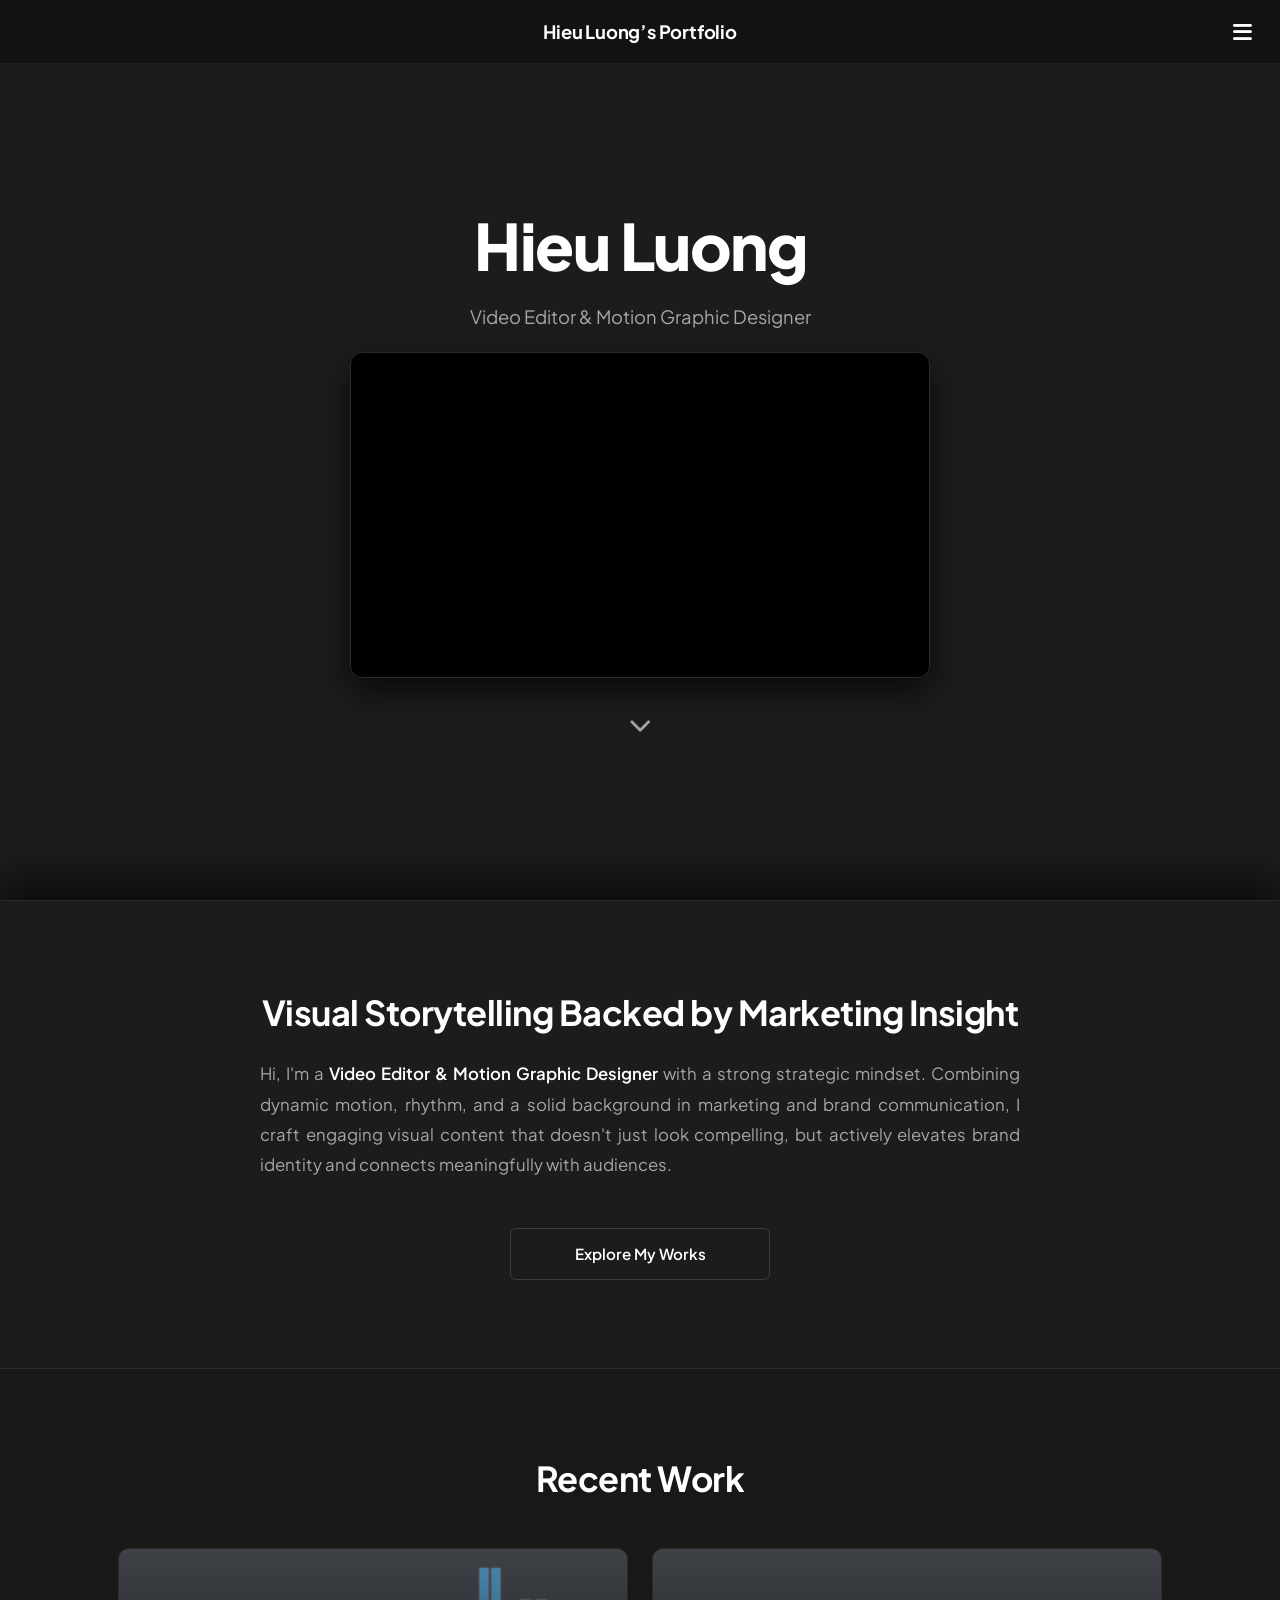
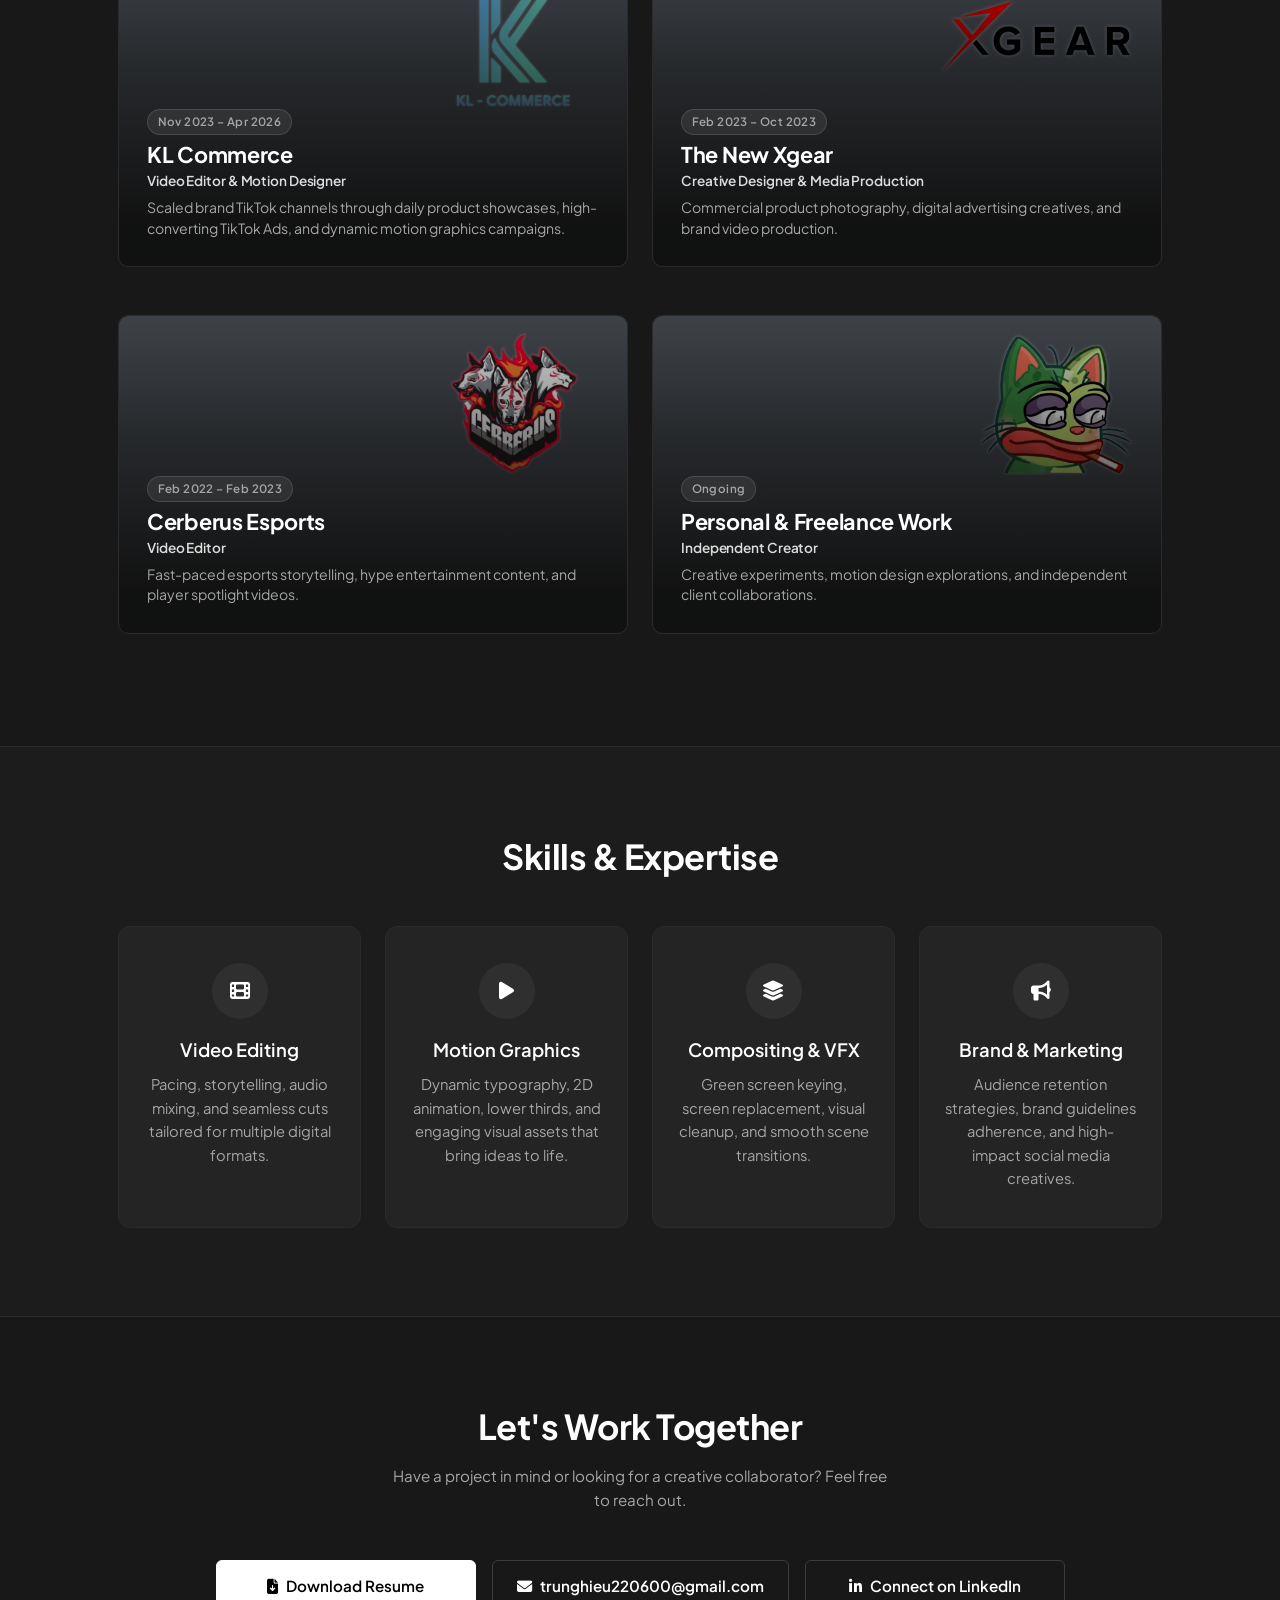
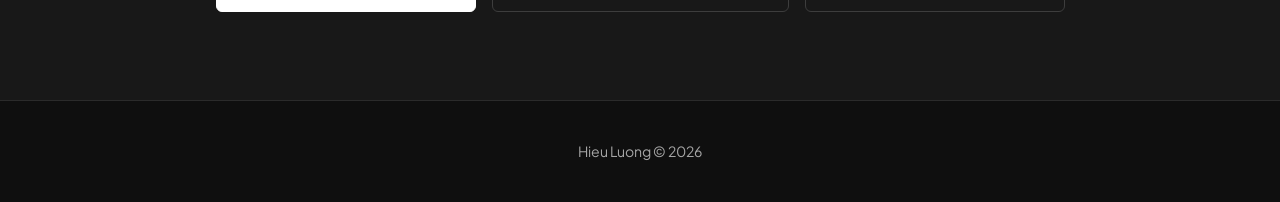
<file: index.html>
<!DOCTYPE html>
<html lang="en">
    <head>
        <meta charset="utf-8" />
        <meta name="viewport" content="width=device-width, initial-scale=1, shrink-to-fit=no, viewport-fit=cover" />
        <meta name="description" content="Part-time video editor, occasional motion designer, full-time timeline scrub master." />
        <meta name="author" content="Hieu Luong" />
        <title>Hieu Luong's Portfolio</title>
        
        <meta property="og:type" content="website" />
        <meta property="og:url" content="https://hieuluong0622.github.io/" />
        <meta property="og:title" content="Hieu Luong - Video Editor & Motion Graphic Designer" />
        <meta property="og:description" content="Part-time video editor, occasional motion designer, full-time timeline scrub master." />
        <meta property="og:image" content="https://hieuluong0622.github.io/assets/img/preview-banner-v2.jpg" />
        <meta property="og:image:width" content="1200" />
        <meta property="og:image:height" content="630" />

        <meta name="twitter:card" content="summary_large_image" />
        <meta name="twitter:url" content="https://hieuluong0622.github.io/" />
        <meta name="twitter:title" content="Hieu Luong - Video Editor & Motion Graphic Designer" />
        <meta name="twitter:description" content="Part-time video editor, occasional motion designer, full-time timeline scrub master." />
        <meta name="twitter:image" content="https://hieuluong0622.github.io/assets/img/preview-banner-v2.jpg" />

        <link rel="icon" type="image/png" sizes="32x32" href="assets/favicon.png" />
        <link rel="apple-touch-icon" sizes="180x180" href="assets/apple-touch-icon.png" />

        <link rel="stylesheet" href="https://cdnjs.cloudflare.com/ajax/libs/font-awesome/6.5.1/css/all.min.css" />
        <link rel="preconnect" href="https://fonts.googleapis.com">
        <link rel="preconnect" href="https://fonts.gstatic.com">
        <link href="https://fonts.googleapis.com/css2?family=Plus+Jakarta+Sans:wght@300;400;500;600;700;800&display=swap" rel="stylesheet">
        <link rel="stylesheet" href="https://cdn.jsdelivr.net/npm/bootstrap@5.2.3/dist/css/bootstrap.min.css" />
        <link href="css/custom.css" rel="stylesheet" />

        <script async src="https://www.googletagmanager.com/gtag/js?id=G-264WD9ZF3J"></script>
        <script>
            window.dataLayer = window.dataLayer || [];
            function gtag(){dataLayer.push(arguments);}
            gtag('js', new Date());
            gtag('config', 'G-264WD9ZF3J');
        </script>

        <script type="text/javascript">
            (function(c,l,a,r,i,t,y){
                c[a]=c[a]||function(){(c[a].q=c[a].q||[]).push(arguments)};
                t=l.createElement(r);t.async=1;t.src="https://www.clarity.ms/tag/"+i;
                y=l.getElementsByTagName(r)[0];y.parentNode.insertBefore(t,y);
            })(window, document, "clarity", "script", "youn3f2y8u");
        </script>

        <style>
            .masthead-dark {
                padding: 72px 1.25rem 1rem 1.25rem;
                display: flex;
                flex-direction: column;
                justify-content: center;
                align-items: center;
            }

            .hero-content {
                display: flex;
                flex-direction: column;
                align-items: center;
                justify-content: center;
                width: 100%;
                max-width: 820px;
                padding-bottom: 1rem;
            }

            .hero-showreel-box {
                width: 100%;
                max-width: 580px;
                aspect-ratio: 16 / 9;
                margin: 1.25rem auto 1.25rem auto;
                border-radius: 12px;
                overflow: hidden;
                background-color: #000;
                border: 1px solid var(--border-subtle);
                box-shadow: 0 14px 35px rgba(0, 0, 0, 0.65);
                position: relative;
            }

            .hero-showreel-box video {
                width: 100%;
                height: 100%;
                object-fit: cover;
                display: block;
            }

            .scroll-indicator {
                margin-top: 0.5rem;
            }

            @media (max-width: 576px) {
                .masthead-dark {
                    padding-top: 68px;
                }
                .masthead-title {
                    font-size: 2.15rem !important;
                    margin-bottom: 0.35rem;
                }
                .masthead-subtitle {
                    font-size: 0.95rem !important;
                    line-height: 1.4;
                }
                .hero-showreel-box {
                    max-width: 100%;
                    margin: 1rem 0;
                    border-radius: 10px;
                }
                .scroll-indicator {
                    margin-top: 0.25rem;
                }
            }
        </style>
    </head>
    <body id="page-top">
        <div class="main-wrapper">

            <div id="nav-placeholder"></div>

            <section class="masthead-dark">
                <div class="hero-content" id="hero-content">
                    <div class="container px-3 text-center">
                        <h1 class="masthead-title">Hieu Luong</h1>
                        <p class="masthead-subtitle">
                            Video Editor &amp; Motion Graphic Designer
                        </p>

                        <!-- Khung Showreel 16:9 sắc nét ngay dưới tên -->
                        <div class="hero-showreel-box">
                            <video autoplay muted loop playsinline webkit-playsinline disablepictureinpicture disableremoteplayback preload="auto">
                                <source src="assets/videos/showreel.mp4" type="video/mp4">
                            </video>
                        </div>
                    </div>
                    
                    <a href="#about" class="scroll-indicator" aria-label="Scroll down to About section">
                        <i class="fas fa-chevron-down"></i>
                    </a>
                </div>
            </section>

            <div class="hero-spacer"></div>

            <div class="content-layers">

                <section class="section-dark" id="about">
                    <div class="container px-4 px-lg-5 text-center">
                        <div class="row justify-content-center">
                            <div class="col-lg-10">
                                <h2 class="about-heading mb-4">Visual Storytelling Backed by Marketing Insight</h2>
                                <p class="about-text-justify mb-5">
                                    Hi, I'm a <strong>Video Editor &amp; Motion Graphic Designer</strong> with a strong strategic mindset. 
                                    Combining dynamic motion, rhythm, and a solid background in marketing and brand communication, 
                                    I craft engaging visual content that doesn't just look compelling, but actively elevates brand identity and connects meaningfully with audiences.
                                </p>
                                <a class="btn-minimal btn-minimal-outline" href="#portfolio">Explore My Works</a>
                            </div>
                        </div>
                    </div>
                </section>

                <section class="section-dark-alt" id="portfolio">
                    <div class="container px-4 px-lg-5">
                        <div class="text-center mb-5">
                            <h2 class="section-title mb-0">Recent Work</h2>
                        </div>
                        <div class="row g-4">
                            <div class="col-md-6 col-lg-6">
                                <a class="project-card" href="KL-Commerce.html">
                                    <img src="assets/img/portfolio-1.jpg" alt="KL Commerce Project" />
                                    <div class="project-overlay">
                                        <span class="project-card-badge">Nov 2023 – Apr 2026</span>
                                        <div class="project-card-title">KL Commerce</div>
                                        <div class="project-card-role">Video Editor &amp; Motion Designer</div>
                                        <p class="project-desc">Scaled brand TikTok channels through daily product showcases, high-converting TikTok Ads, and dynamic motion graphics campaigns.</p>
                                    </div>
                                </a>
                            </div>

                            <div class="col-md-6 col-lg-6">
                                <a class="project-card" href="xgear.html">
                                    <img src="assets/img/portfolio-2.jpg" alt="The New Xgear Project" />
                                    <div class="project-overlay">
                                        <span class="project-card-badge">Feb 2023 – Oct 2023</span>
                                        <div class="project-card-title">The New Xgear</div>
                                        <div class="project-card-role">Creative Designer &amp; Media Production</div>
                                        <p class="project-desc">Commercial product photography, digital advertising creatives, and brand video production.</p>
                                    </div>
                                </a>
                            </div>

                            <div class="col-md-6 col-lg-6">
                                <a class="project-card" href="cerberus-esports.html">
                                    <img src="assets/img/portfolio-3.jpg" alt="Cerberus Esports Project" />
                                    <div class="project-overlay">
                                        <span class="project-card-badge">Feb 2022 – Feb 2023</span>
                                        <div class="project-card-title">Cerberus Esports</div>
                                        <div class="project-card-role">Video Editor</div>
                                        <p class="project-desc">Fast-paced esports storytelling, hype entertainment content, and player spotlight videos.</p>
                                    </div>
                                </a>
                            </div>

                            <div class="col-md-6 col-lg-6">
                                <a class="project-card" href="freelance.html">
                                    <img src="assets/img/portfolio-4.jpg" alt="Personal and Freelance Work" />
                                    <div class="project-overlay">
                                        <span class="project-card-badge">Ongoing</span>
                                        <div class="project-card-title">Personal &amp;<br class="d-md-none" /> Freelance Work</div>
                                        <div class="project-card-role">Independent Creator</div>
                                        <p class="project-desc">Creative experiments, motion design explorations, and independent client collaborations.</p>
                                    </div>
                                </a>
                            </div>
                        </div>
                    </div>
                </section>

                <section class="section-dark text-center" id="services">
                    <div class="container px-4 px-lg-5">
                        <h2 class="section-title mb-5">Skills &amp; Expertise</h2>
                        <div class="row g-4 justify-content-center">
                            <div class="col-lg-3 col-md-6">
                                <div class="skill-card text-center">
                                    <div class="skill-icon-wrapper">
                                        <i class="fas fa-film"></i>
                                    </div>
                                    <h4>Video Editing</h4>
                                    <p>Pacing, storytelling, audio mixing, and seamless cuts tailored for multiple digital formats.</p>
                                </div>
                            </div>
                            <div class="col-lg-3 col-md-6">
                                <div class="skill-card text-center">
                                    <div class="skill-icon-wrapper">
                                        <i class="fas fa-play"></i>
                                    </div>
                                    <h4>Motion Graphics</h4>
                                    <p>Dynamic typography, 2D animation, lower thirds, and engaging visual assets that bring ideas to life.</p>
                                </div>
                            </div>
                            <div class="col-lg-3 col-md-6">
                                <div class="skill-card text-center">
                                    <div class="skill-icon-wrapper">
                                        <i class="fas fa-layer-group"></i>
                                    </div>
                                    <h4>Compositing &amp; VFX</h4>
                                    <p>Green screen keying, screen replacement, visual cleanup, and smooth scene transitions.</p>
                                </div>
                            </div>
                            <div class="col-lg-3 col-md-6">
                                <div class="skill-card text-center">
                                    <div class="skill-icon-wrapper">
                                        <i class="fas fa-bullhorn"></i>
                                    </div>
                                    <h4>Brand &amp; Marketing</h4>
                                    <p>Audience retention strategies, brand guidelines adherence, and high-impact social media creatives.</p>
                                </div>
                            </div>
                        </div>
                    </div>
                </section>

                <section class="section-dark-alt text-center" id="contact">
                    <div class="container px-4 px-lg-5">
                        <h2 class="section-title cta-heading mb-3">Let's Work Together</h2>
                        <p class="cta-desc mb-5">
                            Have a project in mind or looking for a creative collaborator? Feel free to reach out.
                        </p>
                        <div class="d-flex flex-column flex-md-row justify-content-center align-items-center gap-3">
                            <a class="btn-minimal btn-minimal-white" href="assets/CV_LuongTrungHieu.pdf" target="_blank" rel="noopener noreferrer" download>
                                <i class="fas fa-file-arrow-down me-2"></i>Download Resume
                            </a>
                            <button type="button" class="btn-minimal btn-minimal-outline" id="copy-email-btn" data-email="trunghieu220600@gmail.com">
                                <i class="fas fa-envelope me-2"></i><span id="copy-email-text">trunghieu220600@gmail.com</span>
                            </button>
                            <a class="btn-minimal btn-minimal-outline" href="https://www.linkedin.com/in/hieuluong0622" target="_blank" rel="noopener noreferrer">
                                <i class="fab fa-linkedin-in me-2"></i>Connect on LinkedIn
                            </a>
                        </div>
                    </div>
                </section>

                <footer class="footer-dark text-center">
                    <div class="container px-4">
                        <p class="mb-0">Hieu Luong &copy; 2026</p>
                    </div>
                </footer>

            </div>

        </div>

        <script src="https://cdn.jsdelivr.net/npm/bootstrap@5.2.3/dist/js/bootstrap.bundle.min.js"></script>
        <script src="js/scripts.js"></script>
    </body>
</html>
</file>
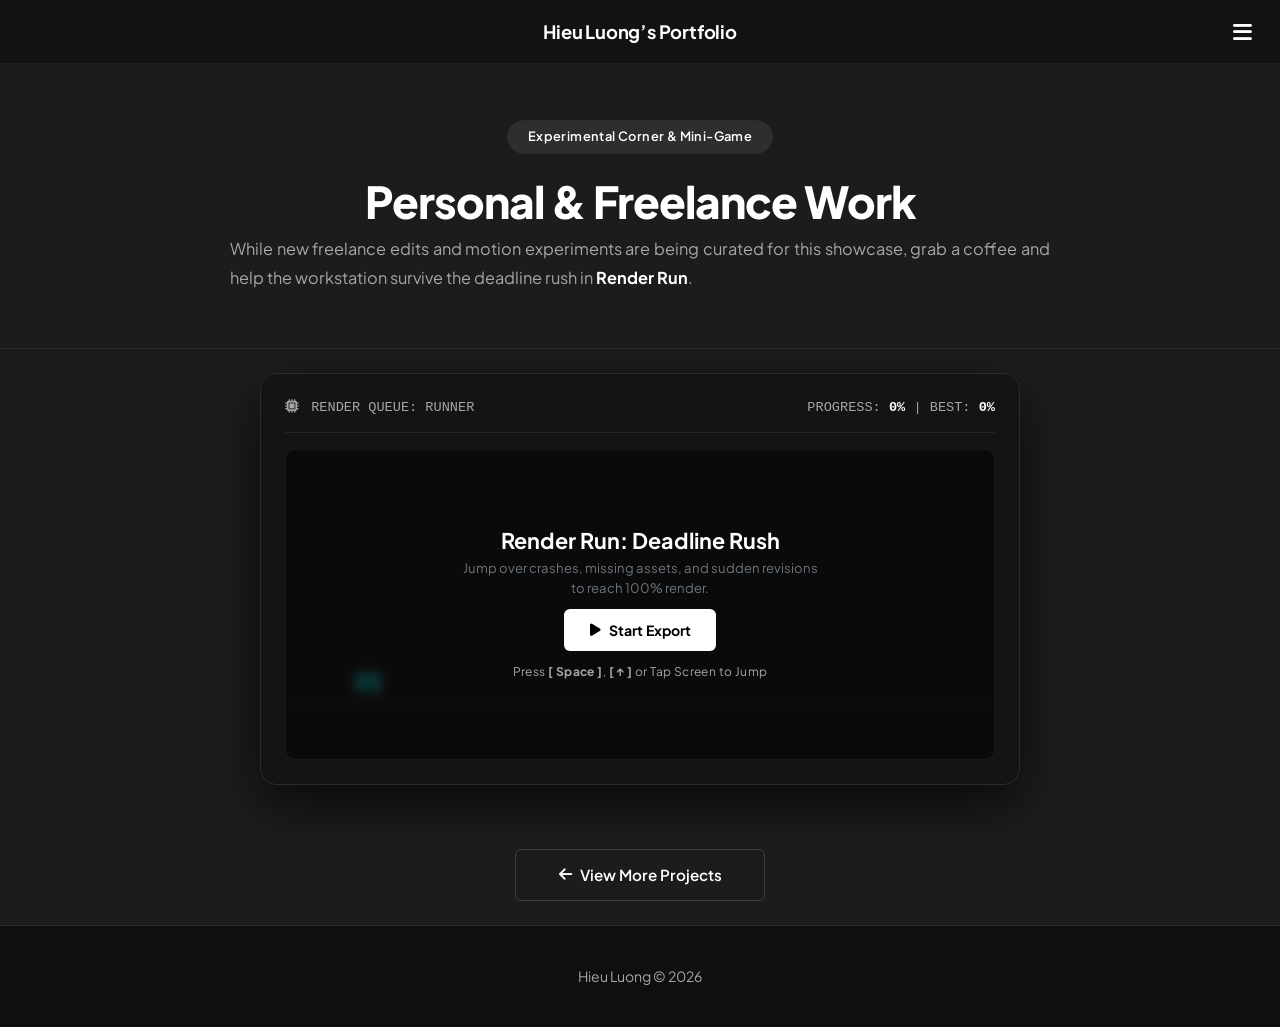
<file: freelance.html>
<!DOCTYPE html>
<html lang="en">
    <head>
        <meta charset="utf-8" />
        <meta name="viewport" content="width=device-width, initial-scale=1, shrink-to-fit=no, viewport-fit=cover" />
        <title>Personal & Freelance Work - Project Showcase</title>

        <link rel="icon" type="image/png" sizes="32x32" href="assets/favicon.png" />
        <link rel="apple-touch-icon" sizes="180x180" href="assets/apple-touch-icon.png" />

        <link rel="stylesheet" href="https://cdnjs.cloudflare.com/ajax/libs/font-awesome/6.5.1/css/all.min.css" />
        <link rel="preconnect" href="https://fonts.googleapis.com">
        <link rel="preconnect" href="https://fonts.gstatic.com" crossorigin>
        <link href="https://fonts.googleapis.com/css2?family=Plus+Jakarta+Sans:wght@300;400;500;600;700;800&display=swap" rel="stylesheet">
        <link rel="stylesheet" href="https://cdn.jsdelivr.net/npm/bootstrap@5.2.3/dist/css/bootstrap.min.css" />
        <link href="css/custom.css" rel="stylesheet" />

        <script async src="https://www.googletagmanager.com/gtag/js?id=G-264WD9ZF3J"></script>
        <script>
            window.dataLayer = window.dataLayer || [];
            function gtag(){dataLayer.push(arguments);}
            gtag('js', new Date());
            gtag('config', 'G-264WD9ZF3J');
        </script>

        <script type="text/javascript">
            (function(c,l,a,r,i,t,y){
                c[a]=c[a]||function(){(c[a].q=c[a].q||[]).push(arguments)};
                t=l.createElement(r);t.async=1;t.src="https://www.clarity.ms/tag/"+i;
                y=l.getElementsByTagName(r)[0];y.parentNode.insertBefore(t,y);
            })(window, document, "clarity", "script", "youn3f2y8u");
        </script>

        <style>
            .game-wrapper-box {
                background: #141414;
                border: 1px solid var(--border-subtle);
                border-radius: 16px;
                padding: 1.5rem;
                max-width: 760px;
                margin: 0 auto;
                box-shadow: 0 20px 50px rgba(0, 0, 0, 0.6);
            }

            .game-header-bar {
                display: flex;
                align-items: center;
                justify-content: space-between;
                padding-bottom: 0.85rem;
                border-bottom: 1px solid rgba(255, 255, 255, 0.08);
                font-family: monospace;
                font-size: 0.85rem;
                color: var(--text-secondary);
            }

            .game-score-badge {
                color: #ffffff;
                font-weight: 700;
            }

            .game-canvas-container {
                position: relative;
                width: 100%;
                aspect-ratio: 16 / 7;
                background: #0d0d0d;
                border-radius: 10px;
                overflow: hidden;
                margin-top: 1rem;
                border: 1px solid rgba(255, 255, 255, 0.05);
                user-select: none;
                touch-action: manipulation;
            }

            #renderRunCanvas {
                width: 100%;
                height: 100%;
                display: block;
            }

            .game-overlay-ui {
                position: absolute;
                inset: 0;
                display: flex;
                flex-direction: column;
                align-items: center;
                justify-content: center;
                background: rgba(10, 10, 10, 0.82);
                backdrop-filter: blur(4px);
                -webkit-backdrop-filter: blur(4px);
                transition: opacity 0.2s ease;
                z-index: 10;
                padding: 1rem;
                text-align: center;
            }

            .game-overlay-ui.hidden {
                opacity: 0;
                pointer-events: none;
            }

            .game-btn-start {
                background: #ffffff;
                color: #000000;
                border: none;
                padding: 0.65rem 1.6rem;
                font-size: 0.88rem;
                font-weight: 700;
                border-radius: 6px;
                cursor: pointer;
                transition: transform 0.15s ease, background 0.15s ease;
                display: inline-flex;
                align-items: center;
                gap: 0.5rem;
                margin-top: 0.75rem;
            }

            .game-btn-start:hover {
                background: #e6e6e6;
                transform: scale(1.05);
            }

            .game-instruction-hint {
                color: var(--text-secondary);
                font-size: 0.75rem;
                margin-top: 0.75rem;
                letter-spacing: 0.4px;
            }

            @media (max-width: 576px) {
                .game-wrapper-box {
                    padding: 1rem;
                }
                .game-canvas-container {
                    aspect-ratio: 16 / 9;
                }
            }
        </style>
    </head>
    <body id="page-top">
        <div class="main-wrapper main-wrapper-project">

            <div id="nav-placeholder"></div>

            <header class="project-header text-center">
                <div class="container px-4 px-lg-5">
                    <span class="project-badge">
                        Experimental Corner &amp;<br class="d-sm-none" /> Mini-Game
                    </span>
                    <h1 class="project-title">Personal &amp; Freelance Work</h1>
                    <p class="project-description">
                        While new freelance edits and motion experiments are being curated for this showcase, grab a coffee and help the workstation survive the deadline rush in <strong>Render Run</strong>.
                    </p>
                </div>
            </header>

            <main class="container px-4 px-lg-5 py-4">
                <div class="game-wrapper-box">
                    <div class="game-header-bar">
                        <div><i class="fas fa-microchip me-1"></i> RENDER QUEUE: RUNNER</div>
                        <div>
                            PROGRESS: <span class="game-score-badge" id="hudProgress">0%</span> | 
                            BEST: <span class="game-score-badge" id="hudBest">0%</span>
                        </div>
                    </div>

                    <div class="game-canvas-container" id="canvasContainer">
                        <canvas id="renderRunCanvas" width="700" height="300"></canvas>
                        
                        <div class="game-overlay-ui" id="gameOverlay">
                            <h3 class="text-white mb-1" id="overlayTitle" style="font-size: 1.35rem; font-weight: 700;">Render Run: Deadline Rush</h3>
                            <p class="mb-0 text-secondary" id="overlayDesc" style="font-size: 0.82rem; max-width: 360px;">
                                Jump over crashes, missing assets, and sudden revisions to reach 100% render.
                            </p>
                            <button type="button" class="game-btn-start" id="startBtn">
                                <i class="fas fa-play"></i> Start Export
                            </button>
                            <div class="game-instruction-hint">
                                Press <strong>[ Space ]</strong>, <strong>[ &uarr; ]</strong> or Tap Screen to Jump
                            </div>
                        </div>
                    </div>
                </div>

                <div class="text-center mt-5 pt-3">
                    <a href="index.html#portfolio" class="btn-view-more">
                        <i class="fas fa-arrow-left me-2"></i> View More Projects
                    </a>
                </div>
            </main>

            <footer class="footer-dark text-center">
                <div class="container px-4">
                    <p class="mb-0">Hieu Luong &copy; 2026</p>
                </div>
            </footer>

        </div>

        <script src="https://cdn.jsdelivr.net/npm/bootstrap@5.2.3/dist/js/bootstrap.bundle.min.js"></script>
        <script src="js/scripts.js"></script>

        <script>
            document.addEventListener('DOMContentLoaded', () => {
                const canvas = document.getElementById('renderRunCanvas');
                const ctx = canvas.getContext('2d');
                const overlay = document.getElementById('gameOverlay');
                const overlayTitle = document.getElementById('overlayTitle');
                const overlayDesc = document.getElementById('overlayDesc');
                const startBtn = document.getElementById('startBtn');
                const hudProgress = document.getElementById('hudProgress');
                const hudBest = document.getElementById('hudBest');
                const container = document.getElementById('canvasContainer');

                let audioCtx = null;
                const playJumpSfx = () => {
                    try {
                        if (!audioCtx) audioCtx = new (window.AudioContext || window.webkitAudioContext)();
                        if (audioCtx.state === 'suspended') audioCtx.resume();
                        const osc = audioCtx.createOscillator();
                        const gain = audioCtx.createGain();
                        osc.type = 'sine';
                        osc.frequency.setValueAtTime(280, audioCtx.currentTime);
                        osc.frequency.exponentialRampToValueAtTime(750, audioCtx.currentTime + 0.1);
                        gain.gain.setValueAtTime(0.12, audioCtx.currentTime);
                        gain.gain.exponentialRampToValueAtTime(0.001, audioCtx.currentTime + 0.1);
                        osc.connect(gain);
                        gain.connect(audioCtx.destination);
                        osc.start();
                        osc.stop(audioCtx.currentTime + 0.1);
                    } catch (e) {}
                };

                const playCrashSfx = () => {
                    try {
                        if (!audioCtx) audioCtx = new (window.AudioContext || window.webkitAudioContext)();
                        if (audioCtx.state === 'suspended') audioCtx.resume();
                        const osc = audioCtx.createOscillator();
                        const gain = audioCtx.createGain();
                        osc.type = 'sawtooth';
                        osc.frequency.setValueAtTime(140, audioCtx.currentTime);
                        osc.frequency.exponentialRampToValueAtTime(30, audioCtx.currentTime + 0.18);
                        gain.gain.setValueAtTime(0.2, audioCtx.currentTime);
                        gain.gain.exponentialRampToValueAtTime(0.001, audioCtx.currentTime + 0.18);
                        osc.connect(gain);
                        gain.connect(audioCtx.destination);
                        osc.start();
                        osc.stop(audioCtx.currentTime + 0.18);
                    } catch (e) {}
                };

                let bestScore = parseInt(localStorage.getItem('render_run_best') || '0', 10);
                hudBest.textContent = `${bestScore}%`;

                const OBSTACLE_LABELS = [
                    'Urgent Fix!',
                    'Crash: 0x05',
                    'Disk Full',
                    'Media Offline',
                    'Scope Creep',
                    'Final_v99.mp4'
                ];

                let isPlaying = false;
                let frameCount = 0;
                let score = 0;
                let speed = 4.2;

                const groundY = 245;

                const player = {
                    x: 65,
                    y: groundY - 32,
                    w: 32,
                    h: 30,
                    vy: 0,
                    gravity: 0.65,
                    isGrounded: true
                };

                let obstacles = [];

                const resetGame = () => {
                    player.y = groundY - 32;
                    player.vy = 0;
                    player.isGrounded = true;
                    obstacles = [];
                    score = 0;
                    speed = 4.2;
                    frameCount = 0;
                    hudProgress.textContent = '0%';
                };

                const triggerJump = () => {
                    if (!isPlaying) return;
                    if (player.isGrounded) {
                        player.vy = -11.5;
                        player.isGrounded = false;
                        playJumpSfx();
                    }
                };

                const startGame = () => {
                    resetGame();
                    isPlaying = true;
                    overlay.classList.add('hidden');
                };

                const gameOver = () => {
                    isPlaying = false;
                    playCrashSfx();
                    if (score > bestScore) {
                        bestScore = score;
                        localStorage.setItem('render_run_best', bestScore.toString());
                        hudBest.textContent = `${bestScore}%`;
                    }
                    overlayTitle.textContent = score >= 100 ? 'Export Complete!' : 'Render Failed!';
                    overlayDesc.textContent = score >= 100 
                        ? `Congratulations! You delivered the cut with ${score}% render stability.`
                        : `Encountered an unexpected error at ${score}%. Deadline caught up with you.`;
                    startBtn.innerHTML = '<i class="fas fa-redo"></i> Re-Render';
                    overlay.classList.remove('hidden');
                };

                const spawnObstacle = () => {
                    const label = OBSTACLE_LABELS[Math.floor(Math.random() * OBSTACLE_LABELS.length)];
                    ctx.font = 'bold 11px monospace';
                    const textWidth = ctx.measureText(label).width;
                    const w = Math.max(textWidth + 14, 55);
                    const h = 26;

                    obstacles.push({
                        x: canvas.width + 10,
                        y: groundY - h,
                        w: w,
                        h: h,
                        label: label
                    });
                };

                let nextSpawnCounter = 90;

                const update = () => {
                    if (!isPlaying) return;
                    frameCount++;

                    if (frameCount % 6 === 0) {
                        score += 1;
                        hudProgress.textContent = `${score}%`;
                    }

                    if (frameCount % 300 === 0 && speed < 8.5) {
                        speed += 0.35;
                    }

                    player.vy += player.gravity;
                    player.y += player.vy;

                    if (player.y >= groundY - player.h) {
                        player.y = groundY - player.h;
                        player.vy = 0;
                        player.isGrounded = true;
                    }

                    nextSpawnCounter--;
                    if (nextSpawnCounter <= 0) {
                        spawnObstacle();
                        nextSpawnCounter = Math.floor(Math.random() * 50) + Math.max(50, 95 - Math.floor(speed * 4));
                    }

                    for (let i = obstacles.length - 1; i >= 0; i--) {
                        const obs = obstacles[i];
                        obs.x -= speed;

                        if (
                            player.x + 4 < obs.x + obs.w &&
                            player.x + player.w - 4 > obs.x &&
                            player.y + 4 < obs.y + obs.h &&
                            player.y + player.h > obs.y + 4
                        ) {
                            gameOver();
                            return;
                        }

                        if (obs.x + obs.w < -20) {
                            obstacles.splice(i, 1);
                        }
                    }
                };

                const draw = () => {
                    ctx.fillStyle = '#0d0d0d';
                    ctx.fillRect(0, 0, canvas.width, canvas.height);

                    ctx.strokeStyle = 'rgba(255, 255, 255, 0.08)';
                    ctx.lineWidth = 1;
                    const timecodeStep = 45;
                    const offset = (frameCount * (speed * 0.4)) % timecodeStep;
                    for (let x = -offset; x < canvas.width; x += timecodeStep) {
                        ctx.beginPath();
                        ctx.moveTo(x, groundY + 1);
                        ctx.lineTo(x, groundY + 12);
                        ctx.stroke();
                    }

                    ctx.strokeStyle = 'rgba(255, 255, 255, 0.25)';
                    ctx.beginPath();
                    ctx.moveTo(0, groundY);
                    ctx.lineTo(canvas.width, groundY);
                    ctx.stroke();

                    ctx.fillStyle = '#1e1e1e';
                    ctx.strokeStyle = '#444444';
                    ctx.lineWidth = 1.5;
                    ctx.beginPath();
                    ctx.roundRect(player.x, player.y, player.w, player.h - 6, 4);
                    ctx.fill();
                    ctx.stroke();

                    ctx.fillStyle = '#00dfd8';
                    ctx.fillRect(player.x + 3, player.y + 3, player.w - 6, player.h - 12);

                    ctx.fillStyle = '#333333';
                    ctx.fillRect(player.x + (player.w / 2) - 3, player.y + player.h - 6, 6, 6);
                    ctx.fillRect(player.x + 5, player.y + player.h - 1, player.w - 10, 2);

                    ctx.fillStyle = isPlaying ? '#00ff88' : '#ff4757';
                    ctx.beginPath();
                    ctx.arc(player.x + player.w - 5, player.y + player.h - 8, 1.8, 0, Math.PI * 2);
                    ctx.fill();

                    obstacles.forEach(obs => {
                        ctx.fillStyle = '#221518';
                        ctx.strokeStyle = '#ff3b30';
                        ctx.lineWidth = 1.5;
                        ctx.beginPath();
                        ctx.roundRect(obs.x, obs.y, obs.w, obs.h, 5);
                        ctx.fill();
                        ctx.stroke();

                        ctx.fillStyle = '#ffffff';
                        ctx.font = 'bold 10px monospace';
                        ctx.textAlign = 'center';
                        ctx.fillText(obs.label, obs.x + (obs.w / 2), obs.y + 16);
                    });
                };

                const gameLoop = () => {
                    update();
                    draw();
                    requestAnimationFrame(gameLoop);
                };
                requestAnimationFrame(gameLoop);

                startBtn.addEventListener('click', startGame);

                window.addEventListener('keydown', (e) => {
                    if (e.code === 'Space' || e.code === 'ArrowUp') {
                        if (!isPlaying && !overlay.classList.contains('hidden')) {
                            e.preventDefault();
                            startGame();
                        } else if (isPlaying) {
                            e.preventDefault();
                            triggerJump();
                        }
                    }
                });

                container.addEventListener('touchstart', (e) => {
                    if (!isPlaying && !overlay.classList.contains('hidden')) {
                        startGame();
                    } else if (isPlaying) {
                        e.preventDefault();
                        triggerJump();
                    }
                }, { passive: false });

                container.addEventListener('mousedown', (e) => {
                    if (e.target === startBtn) return;
                    if (isPlaying) {
                        triggerJump();
                    }
                });
            });
        </script>
    </body>
</html>
</file>
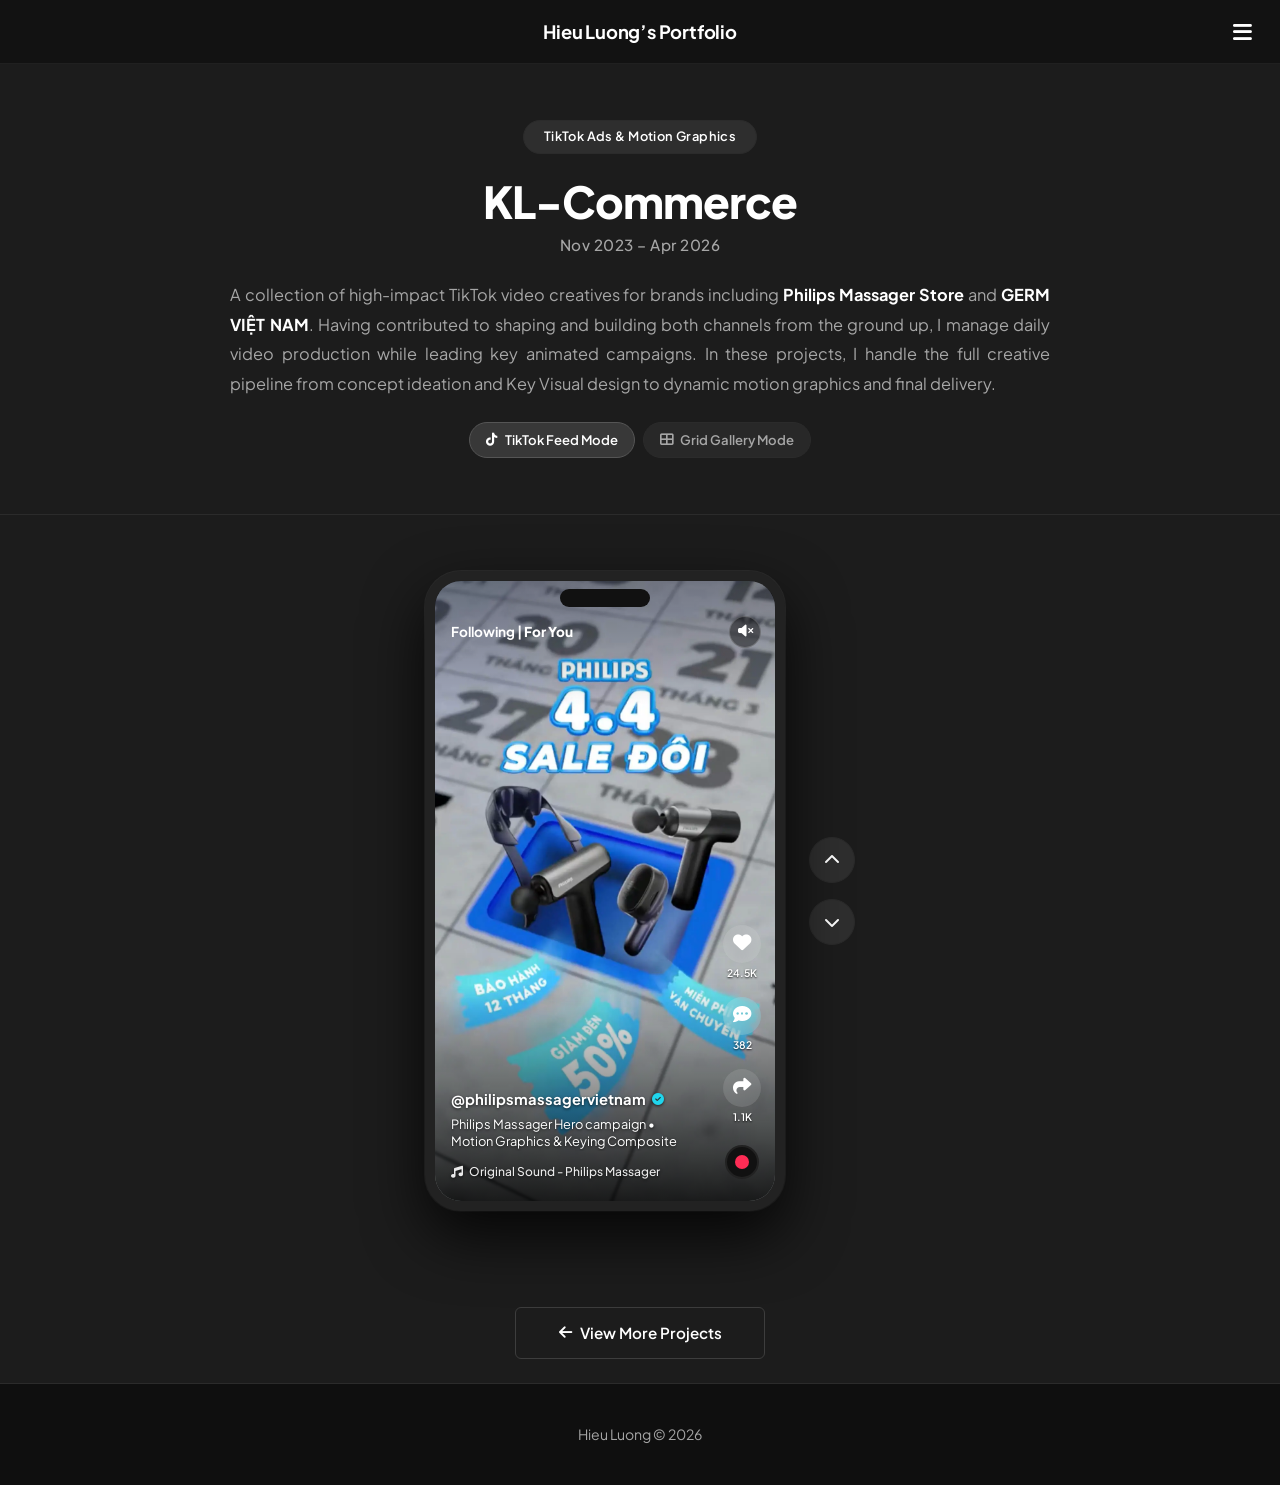
<file: KL-Commerce.html>
<!DOCTYPE html>
<html lang="en">
    <head>
        <meta charset="utf-8" />
        <meta name="viewport" content="width=device-width, initial-scale=1, shrink-to-fit=no, viewport-fit=cover" />
        <title>KL-Commerce - Project Showcase</title>
        
        <link rel="icon" type="image/png" sizes="32x32" href="assets/favicon.png" />
        <link rel="apple-touch-icon" sizes="180x180" href="assets/apple-touch-icon.png" />
        
        <link rel="stylesheet" href="https://cdnjs.cloudflare.com/ajax/libs/font-awesome/6.5.1/css/all.min.css" />
        <link rel="preconnect" href="https://fonts.googleapis.com">
        <link rel="preconnect" href="https://fonts.gstatic.com" crossorigin>
        <link href="https://fonts.googleapis.com/css2?family=Plus+Jakarta+Sans:wght@300;400;500;600;700;800&display=swap" rel="stylesheet">
        <link rel="stylesheet" href="https://cdn.jsdelivr.net/npm/bootstrap@5.2.3/dist/css/bootstrap.min.css" />
        <link href="css/custom.css" rel="stylesheet" />

        <script async src="https://www.googletagmanager.com/gtag/js?id=G-264WD9ZF3J"></script>
        <script>
            window.dataLayer = window.dataLayer || [];
            function gtag(){dataLayer.push(arguments);}
            gtag('js', new Date());
            gtag('config', 'G-264WD9ZF3J');
        </script>

        <script type="text/javascript">
            (function(c,l,a,r,i,t,y){
                c[a]=c[a]||function(){(c[a].q=c[a].q||[]).push(arguments)};
                t=l.createElement(r);t.async=1;t.src="https://www.clarity.ms/tag/"+i;
                y=l.getElementsByTagName(r)[0];y.parentNode.insertBefore(t,y);
            })(window, document, "clarity", "script", "youn3f2y8u");
        </script>

        <style>
            .view-mode-dock {
                display: flex;
                align-items: center;
                justify-content: center;
                gap: 0.5rem;
                margin-top: 1.5rem;
            }

            .mode-switch-btn {
                background: rgba(255, 255, 255, 0.05);
                border: 1px solid var(--border-subtle);
                color: var(--text-secondary);
                padding: 0.45rem 1rem;
                border-radius: 9999px;
                font-size: 0.82rem;
                font-weight: 600;
                cursor: pointer;
                transition: all 0.2s ease;
                display: inline-flex;
                align-items: center;
                gap: 0.45rem;
            }

            .mode-switch-btn.active, .mode-switch-btn:hover {
                color: #ffffff;
                background: rgba(255, 255, 255, 0.12);
                border-color: #555555;
            }

            .tiktok-feed-wrapper {
                display: flex;
                align-items: center;
                justify-content: center;
                position: relative;
                padding: 2rem 0;
            }

            .phone-mockup-frame {
                position: relative;
                width: 360px;
                max-width: 92vw;
                height: 640px;
                background: #000000;
                border-radius: 36px;
                border: 10px solid #222222;
                box-shadow: 0 25px 60px rgba(0, 0, 0, 0.8), 0 0 0 1px rgba(255, 255, 255, 0.08);
                overflow: hidden;
            }

            .phone-notch {
                position: absolute;
                top: 8px;
                left: 50%;
                transform: translateX(-50%);
                width: 90px;
                height: 18px;
                background: #111111;
                border-radius: 12px;
                z-index: 100;
                pointer-events: none;
            }

            .tiktok-viewport {
                width: 100%;
                height: 100%;
                overflow-y: scroll;
                scroll-snap-type: y mandatory;
                scrollbar-width: none;
                -ms-overflow-style: none;
                position: relative;
            }

            .tiktok-viewport::-webkit-scrollbar {
                display: none;
            }

            .tiktok-item {
                position: relative;
                width: 100%;
                height: 100%;
                scroll-snap-align: start;
                scroll-snap-stop: always;
                background: #000;
                display: flex;
                align-items: center;
                justify-content: center;
                overflow: hidden;
            }

            .tiktok-item video {
                width: 100%;
                height: 100%;
                object-fit: cover;
                display: block;
            }

            .tiktok-overlay-ui {
                position: absolute;
                inset: 0;
                pointer-events: none;
                display: flex;
                flex-direction: column;
                justify-content: space-between;
                padding: 2.2rem 0.85rem 1.2rem 1rem;
                background: linear-gradient(180deg, rgba(0,0,0,0.3) 0%, rgba(0,0,0,0) 20%, rgba(0,0,0,0) 65%, rgba(0,0,0,0.85) 100%);
            }

            .tiktok-top-bar {
                display: flex;
                align-items: center;
                justify-content: space-between;
                color: #ffffff;
                font-size: 0.85rem;
                font-weight: 700;
                pointer-events: auto;
            }

            .tiktok-sound-mute-btn {
                background: rgba(0, 0, 0, 0.45);
                border: 1px solid rgba(255, 255, 255, 0.2);
                border-radius: 50%;
                width: 32px;
                height: 32px;
                display: flex;
                align-items: center;
                justify-content: center;
                color: #fff;
                cursor: pointer;
            }

            .tiktok-main-content {
                display: flex;
                align-items: flex-end;
                justify-content: space-between;
                gap: 0.75rem;
                width: 100%;
            }

            .tiktok-info-col {
                color: #ffffff;
                max-width: 78%;
                text-shadow: 0 1px 3px rgba(0, 0, 0, 0.7);
            }

            .tiktok-creator-tag {
                font-size: 0.92rem;
                font-weight: 700;
                margin-bottom: 0.35rem;
                display: flex;
                align-items: center;
                gap: 0.35rem;
            }

            .tiktok-verified-badge {
                color: #20d5ec;
                font-size: 0.75rem;
            }

            .tiktok-caption-text {
                font-size: 0.8rem;
                line-height: 1.35;
                margin-bottom: 0.45rem;
                font-weight: 400;
                display: -webkit-box;
                -webkit-line-clamp: 2;
                -webkit-box-orient: vertical;
                overflow: hidden;
            }

            .tiktok-music-track {
                display: inline-flex;
                align-items: center;
                gap: 0.4rem;
                font-size: 0.75rem;
                font-weight: 500;
                opacity: 0.9;
            }

            .tiktok-actions-col {
                display: flex;
                flex-direction: column;
                align-items: center;
                gap: 1rem;
                pointer-events: auto;
                margin-bottom: 0.2rem;
            }

            .action-item {
                display: flex;
                flex-direction: column;
                align-items: center;
                gap: 0.15rem;
                color: #ffffff;
                background: transparent;
                border: none;
                cursor: pointer;
                padding: 0;
            }

            .action-icon-circle {
                width: 38px;
                height: 38px;
                background: rgba(255, 255, 255, 0.12);
                backdrop-filter: blur(8px);
                border-radius: 50%;
                display: flex;
                align-items: center;
                justify-content: center;
                font-size: 1.15rem;
                transition: transform 0.15s ease;
            }

            .action-item:active .action-icon-circle {
                transform: scale(1.2);
            }

            .action-item.liked .action-icon-circle {
                color: #fe2c55;
            }

            .action-count {
                font-size: 0.65rem;
                font-weight: 600;
                text-shadow: 0 1px 2px rgba(0, 0, 0, 0.8);
            }

            .music-disc-rotating {
                width: 34px;
                height: 34px;
                border-radius: 50%;
                background: #111111;
                border: 2px solid #222222;
                display: flex;
                align-items: center;
                justify-content: center;
                animation: spinDisc 4s linear infinite;
                margin-top: 0.25rem;
            }

            .music-disc-core {
                width: 14px;
                height: 14px;
                border-radius: 50%;
                background: #fe2c55;
            }

            @keyframes spinDisc {
                from { transform: rotate(0deg); }
                to { transform: rotate(360deg); }
            }

            .feed-nav-arrows {
                display: flex;
                flex-direction: column;
                gap: 1rem;
                margin-left: 1.5rem;
            }

            .feed-arrow-btn {
                width: 46px;
                height: 46px;
                border-radius: 50%;
                background: rgba(255, 255, 255, 0.08);
                border: 1px solid var(--border-subtle);
                color: #ffffff;
                display: flex;
                align-items: center;
                justify-content: center;
                cursor: pointer;
                transition: all 0.2s ease;
            }

            .feed-arrow-btn:hover {
                background: rgba(255, 255, 255, 0.2);
                transform: scale(1.08);
            }

            @media (max-width: 768px) {
                .feed-nav-arrows {
                    display: none;
                }
                .phone-mockup-frame {
                    width: 100%;
                    max-width: 350px;
                    height: 590px;
                }
            }

            #grid-view-container {
                display: none;
            }

            #grid-view-container.active {
                display: block;
            }

            #tiktok-view-container.hidden {
                display: none;
            }
        </style>
    </head>
    <body id="page-top">
        <div class="main-wrapper main-wrapper-project">

            <div id="nav-placeholder"></div>

            <header class="project-header text-center">
                <div class="container px-4 px-lg-5">
                    <span class="project-badge">
                        TikTok Ads &amp;<br class="d-sm-none" /> Motion Graphics
                    </span>
                    <h1 class="project-title">KL-Commerce</h1>
                    <div class="project-timeline">Nov 2023 – Apr 2026</div>
                    <p class="project-description">
                        A collection of high-impact TikTok video creatives for brands including 
                        <strong>Philips Massager Store</strong> and <strong>GERM VIỆT NAM</strong>. 
                        Having contributed to shaping and building both channels from the ground up, I manage daily video production while leading key animated campaigns. In these projects, I handle the full creative pipeline from concept ideation and Key Visual design to dynamic motion graphics and final delivery.
                    </p>

                    <div class="view-mode-dock">
                        <button type="button" class="mode-switch-btn active" id="btn-mode-tiktok">
                            <i class="fab fa-tiktok"></i> TikTok Feed Mode
                        </button>
                        <button type="button" class="mode-switch-btn" id="btn-mode-grid">
                            <i class="fas fa-th-large"></i> Grid Gallery Mode
                        </button>
                    </div>
                </div>
            </header>

            <main class="container px-4 px-lg-5 py-4">
                
                <!-- TikTok Feed Mode (10 Videos: 5 Philips + 5 GERM) -->
                <section id="tiktok-view-container" class="tiktok-feed-wrapper">
                    <div class="phone-mockup-frame">
                        <div class="phone-notch"></div>
                        
                        <div class="tiktok-viewport" id="tiktok-viewport">
                            
                            <!-- Philips Video 1 -->
                            <div class="tiktok-item" data-index="0">
                                <video playsinline webkit-playsinline loop muted preload="auto" poster="assets/img/KL-Commerce/thumbs/philips-featured.webp">
                                    <source src="assets/videos/philips-1.mp4" type="video/mp4">
                                </video>
                                <div class="tiktok-overlay-ui">
                                    <div class="tiktok-top-bar">
                                        <span>Following | <strong>For You</strong></span>
                                        <button class="tiktok-sound-mute-btn" aria-label="Toggle Sound"><i class="fas fa-volume-xmark"></i></button>
                                    </div>
                                    <div class="tiktok-main-content">
                                        <div class="tiktok-info-col">
                                            <div class="tiktok-creator-tag">@philipsmassagervietnam <i class="fas fa-check-circle tiktok-verified-badge"></i></div>
                                            <div class="tiktok-caption-text">Philips Massager Hero campaign • Motion Graphics & Keying Composite</div>
                                            <div class="tiktok-music-track"><i class="fas fa-music"></i> <span>Original Sound - Philips Massager</span></div>
                                        </div>
                                        <div class="tiktok-actions-col">
                                            <button class="action-item action-like-btn"><div class="action-icon-circle"><i class="fas fa-heart"></i></div><span class="action-count">24.5K</span></button>
                                            <button class="action-item"><div class="action-icon-circle"><i class="fas fa-comment-dots"></i></div><span class="action-count">382</span></button>
                                            <button class="action-item"><div class="action-icon-circle"><i class="fas fa-share"></i></div><span class="action-count">1.1K</span></button>
                                            <div class="music-disc-rotating"><div class="music-disc-core"></div></div>
                                        </div>
                                    </div>
                                </div>
                            </div>

                            <!-- Philips Video 2 -->
                            <div class="tiktok-item" data-index="1">
                                <video playsinline webkit-playsinline loop muted preload="metadata" poster="assets/img/KL-Commerce/thumbs/philips-thumb-01.webp">
                                    <source src="assets/videos/philips-2.mp4" type="video/mp4">
                                </video>
                                <div class="tiktok-overlay-ui">
                                    <div class="tiktok-top-bar">
                                        <span>Following | <strong>For You</strong></span>
                                        <button class="tiktok-sound-mute-btn" aria-label="Toggle Sound"><i class="fas fa-volume-xmark"></i></button>
                                    </div>
                                    <div class="tiktok-main-content">
                                        <div class="tiktok-info-col">
                                            <div class="tiktok-creator-tag">@philipsmassagervietnam <i class="fas fa-check-circle tiktok-verified-badge"></i></div>
                                            <div class="tiktok-caption-text">Ergonomic deep-tissue massager performance review #philips #wellness</div>
                                            <div class="tiktok-music-track"><i class="fas fa-music"></i> <span>Trending Beat - KL Commerce</span></div>
                                        </div>
                                        <div class="tiktok-actions-col">
                                            <button class="action-item action-like-btn"><div class="action-icon-circle"><i class="fas fa-heart"></i></div><span class="action-count">18.2K</span></button>
                                            <button class="action-item"><div class="action-icon-circle"><i class="fas fa-comment-dots"></i></div><span class="action-count">194</span></button>
                                            <button class="action-item"><div class="action-icon-circle"><i class="fas fa-share"></i></div><span class="action-count">528</span></button>
                                            <div class="music-disc-rotating"><div class="music-disc-core"></div></div>
                                        </div>
                                    </div>
                                </div>
                            </div>

                            <!-- Philips Video 3 -->
                            <div class="tiktok-item" data-index="2">
                                <video playsinline webkit-playsinline loop muted preload="metadata" poster="assets/img/KL-Commerce/thumbs/philips-thumb-02.webp">
                                    <source src="assets/videos/philips-3.mp4" type="video/mp4">
                                </video>
                                <div class="tiktok-overlay-ui">
                                    <div class="tiktok-top-bar">
                                        <span>Following | <strong>For You</strong></span>
                                        <button class="tiktok-sound-mute-btn" aria-label="Toggle Sound"><i class="fas fa-volume-xmark"></i></button>
                                    </div>
                                    <div class="tiktok-main-content">
                                        <div class="tiktok-info-col">
                                            <div class="tiktok-creator-tag">@philipsmassagervietnam <i class="fas fa-check-circle tiktok-verified-badge"></i></div>
                                            <div class="tiktok-caption-text">Smart heat-therapy mini massage gun demonstration #gadgets #relax</div>
                                            <div class="tiktok-music-track"><i class="fas fa-music"></i> <span>Original Sound - KL Creative Suite</span></div>
                                        </div>
                                        <div class="tiktok-actions-col">
                                            <button class="action-item action-like-btn"><div class="action-icon-circle"><i class="fas fa-heart"></i></div><span class="action-count">31.4K</span></button>
                                            <button class="action-item"><div class="action-icon-circle"><i class="fas fa-comment-dots"></i></div><span class="action-count">412</span></button>
                                            <button class="action-item"><div class="action-icon-circle"><i class="fas fa-share"></i></div><span class="action-count">940</span></button>
                                            <div class="music-disc-rotating"><div class="music-disc-core"></div></div>
                                        </div>
                                    </div>
                                </div>
                            </div>

                            <!-- Philips Video 4 -->
                            <div class="tiktok-item" data-index="3">
                                <video playsinline webkit-playsinline loop muted preload="metadata" poster="assets/img/KL-Commerce/thumbs/philips-thumb-03.webp">
                                    <source src="assets/videos/philips-4.mp4" type="video/mp4">
                                </video>
                                <div class="tiktok-overlay-ui">
                                    <div class="tiktok-top-bar">
                                        <span>Following | <strong>For You</strong></span>
                                        <button class="tiktok-sound-mute-btn" aria-label="Toggle Sound"><i class="fas fa-volume-xmark"></i></button>
                                    </div>
                                    <div class="tiktok-main-content">
                                        <div class="tiktok-info-col">
                                            <div class="tiktok-creator-tag">@philipsmassagervietnam <i class="fas fa-check-circle tiktok-verified-badge"></i></div>
                                            <div class="tiktok-caption-text">Neck & shoulder wrap therapy in-depth feature showcase #lifestyle #relax</div>
                                            <div class="tiktok-music-track"><i class="fas fa-music"></i> <span>Chill Vibes - Philips Suite</span></div>
                                        </div>
                                        <div class="tiktok-actions-col">
                                            <button class="action-item action-like-btn"><div class="action-icon-circle"><i class="fas fa-heart"></i></div><span class="action-count">15.7K</span></button>
                                            <button class="action-item"><div class="action-icon-circle"><i class="fas fa-comment-dots"></i></div><span class="action-count">129</span></button>
                                            <button class="action-item"><div class="action-icon-circle"><i class="fas fa-share"></i></div><span class="action-count">410</span></button>
                                            <div class="music-disc-rotating"><div class="music-disc-core"></div></div>
                                        </div>
                                    </div>
                                </div>
                            </div>

                            <!-- Philips Video 5 -->
                            <div class="tiktok-item" data-index="4">
                                <video playsinline webkit-playsinline loop muted preload="metadata" poster="assets/img/KL-Commerce/thumbs/philips-thumb-04.webp">
                                    <source src="assets/videos/philips-5.mp4" type="video/mp4">
                                </video>
                                <div class="tiktok-overlay-ui">
                                    <div class="tiktok-top-bar">
                                        <span>Following | <strong>For You</strong></span>
                                        <button class="tiktok-sound-mute-btn" aria-label="Toggle Sound"><i class="fas fa-volume-xmark"></i></button>
                                    </div>
                                    <div class="tiktok-main-content">
                                        <div class="tiktok-info-col">
                                            <div class="tiktok-creator-tag">@philipsmassagervietnam <i class="fas fa-check-circle tiktok-verified-badge"></i></div>
                                            <div class="tiktok-caption-text">Dynamic motion typography & product kinetic typography cut #motion #ads</div>
                                            <div class="tiktok-music-track"><i class="fas fa-music"></i> <span>Bass Drop - Motion Beat</span></div>
                                        </div>
                                        <div class="tiktok-actions-col">
                                            <button class="action-item action-like-btn"><div class="action-icon-circle"><i class="fas fa-heart"></i></div><span class="action-count">28.9K</span></button>
                                            <button class="action-item"><div class="action-icon-circle"><i class="fas fa-comment-dots"></i></div><span class="action-count">305</span></button>
                                            <button class="action-item"><div class="action-icon-circle"><i class="fas fa-share"></i></div><span class="action-count">815</span></button>
                                            <div class="music-disc-rotating"><div class="music-disc-core"></div></div>
                                        </div>
                                    </div>
                                </div>
                            </div>

                            <!-- GERM Video 1 -->
                            <div class="tiktok-item" data-index="5">
                                <video playsinline webkit-playsinline loop muted preload="metadata" poster="assets/img/KL-Commerce/thumbs/germ-featured.webp">
                                    <source src="assets/videos/Germ2.mp4" type="video/mp4">
                                </video>
                                <div class="tiktok-overlay-ui">
                                    <div class="tiktok-top-bar">
                                        <span>Following | <strong>For You</strong></span>
                                        <button class="tiktok-sound-mute-btn" aria-label="Toggle Sound"><i class="fas fa-volume-xmark"></i></button>
                                    </div>
                                    <div class="tiktok-main-content">
                                        <div class="tiktok-info-col">
                                            <div class="tiktok-creator-tag">@germ_vietnam <i class="fas fa-check-circle tiktok-verified-badge"></i></div>
                                            <div class="tiktok-caption-text">GERM Thermos Bottle Collection - Brand Launch Campaign #germvietnam #aesthetic</div>
                                            <div class="tiktok-music-track"><i class="fas fa-music"></i> <span>Original Sound - GERM Vietnam</span></div>
                                        </div>
                                        <div class="tiktok-actions-col">
                                            <button class="action-item action-like-btn"><div class="action-icon-circle"><i class="fas fa-heart"></i></div><span class="action-count">45.8K</span></button>
                                            <button class="action-item"><div class="action-icon-circle"><i class="fas fa-comment-dots"></i></div><span class="action-count">560</span></button>
                                            <button class="action-item"><div class="action-icon-circle"><i class="fas fa-share"></i></div><span class="action-count">1.4K</span></button>
                                            <div class="music-disc-rotating"><div class="music-disc-core"></div></div>
                                        </div>
                                    </div>
                                </div>
                            </div>

                            <!-- GERM Video 2 -->
                            <div class="tiktok-item" data-index="6">
                                <video playsinline webkit-playsinline loop muted preload="metadata" poster="assets/img/KL-Commerce/thumbs/germ-thumb-01.webp">
                                    <source src="assets/videos/Germ1.mp4" type="video/mp4">
                                </video>
                                <div class="tiktok-overlay-ui">
                                    <div class="tiktok-top-bar">
                                        <span>Following | <strong>For You</strong></span>
                                        <button class="tiktok-sound-mute-btn" aria-label="Toggle Sound"><i class="fas fa-volume-xmark"></i></button>
                                    </div>
                                    <div class="tiktok-main-content">
                                        <div class="tiktok-info-col">
                                            <div class="tiktok-creator-tag">@germ_vietnam <i class="fas fa-check-circle tiktok-verified-badge"></i></div>
                                            <div class="tiktok-caption-text">Premium vacuum-insulated bottle unboxing & thermal testing #dailyessentials</div>
                                            <div class="tiktok-music-track"><i class="fas fa-music"></i> <span>Lo-Fi Chill Beat - KL Suite</span></div>
                                        </div>
                                        <div class="tiktok-actions-col">
                                            <button class="action-item action-like-btn"><div class="action-icon-circle"><i class="fas fa-heart"></i></div><span class="action-count">12.9K</span></button>
                                            <button class="action-item"><div class="action-icon-circle"><i class="fas fa-comment-dots"></i></div><span class="action-count">88</span></button>
                                            <button class="action-item"><div class="action-icon-circle"><i class="fas fa-share"></i></div><span class="action-count">310</span></button>
                                            <div class="music-disc-rotating"><div class="music-disc-core"></div></div>
                                        </div>
                                    </div>
                                </div>
                            </div>

                            <!-- GERM Video 3 -->
                            <div class="tiktok-item" data-index="7">
                                <video playsinline webkit-playsinline loop muted preload="metadata" poster="assets/img/KL-Commerce/thumbs/germ-thumb-02.webp">
                                    <source src="assets/videos/Germ3.mp4" type="video/mp4">
                                </video>
                                <div class="tiktok-overlay-ui">
                                    <div class="tiktok-top-bar">
                                        <span>Following | <strong>For You</strong></span>
                                        <button class="tiktok-sound-mute-btn" aria-label="Toggle Sound"><i class="fas fa-volume-xmark"></i></button>
                                    </div>
                                    <div class="tiktok-main-content">
                                        <div class="tiktok-info-col">
                                            <div class="tiktok-creator-tag">@germ_vietnam <i class="fas fa-check-circle tiktok-verified-badge"></i></div>
                                            <div class="tiktok-caption-text">Minimalist pastel tumbler edition aesthetic cut #hydration #tumbler</div>
                                            <div class="tiktok-music-track"><i class="fas fa-music"></i> <span>Aesthetic Piano - GERM Sound</span></div>
                                        </div>
                                        <div class="tiktok-actions-col">
                                            <button class="action-item action-like-btn"><div class="action-icon-circle"><i class="fas fa-heart"></i></div><span class="action-count">22.1K</span></button>
                                            <button class="action-item"><div class="action-icon-circle"><i class="fas fa-comment-dots"></i></div><span class="action-count">175</span></button>
                                            <button class="action-item"><div class="action-icon-circle"><i class="fas fa-share"></i></div><span class="action-count">480</span></button>
                                            <div class="music-disc-rotating"><div class="music-disc-core"></div></div>
                                        </div>
                                    </div>
                                </div>
                            </div>

                            <!-- GERM Video 4 -->
                            <div class="tiktok-item" data-index="8">
                                <video playsinline webkit-playsinline loop muted preload="metadata" poster="assets/img/KL-Commerce/thumbs/germ-thumb-03.webp">
                                    <source src="assets/videos/Germ4.mp4" type="video/mp4">
                                </video>
                                <div class="tiktok-overlay-ui">
                                    <div class="tiktok-top-bar">
                                        <span>Following | <strong>For You</strong></span>
                                        <button class="tiktok-sound-mute-btn" aria-label="Toggle Sound"><i class="fas fa-volume-xmark"></i></button>
                                    </div>
                                    <div class="tiktok-main-content">
                                        <div class="tiktok-info-col">
                                            <div class="tiktok-creator-tag">@germ_vietnam <i class="fas fa-check-circle tiktok-verified-badge"></i></div>
                                            <div class="tiktok-caption-text">Leak-proof cap design & daily gym companion workout test #fitlife #germ</div>
                                            <div class="tiktok-music-track"><i class="fas fa-music"></i> <span>Workout Upbeat - KL Edit</span></div>
                                        </div>
                                        <div class="tiktok-actions-col">
                                            <button class="action-item action-like-btn"><div class="action-icon-circle"><i class="fas fa-heart"></i></div><span class="action-count">16.4K</span></button>
                                            <button class="action-item"><div class="action-icon-circle"><i class="fas fa-comment-dots"></i></div><span class="action-count">112</span></button>
                                            <button class="action-item"><div class="action-icon-circle"><i class="fas fa-share"></i></div><span class="action-count">365</span></button>
                                            <div class="music-disc-rotating"><div class="music-disc-core"></div></div>
                                        </div>
                                    </div>
                                </div>
                            </div>

                            <!-- GERM Video 5 -->
                            <div class="tiktok-item" data-index="9">
                                <video playsinline webkit-playsinline loop muted preload="metadata" poster="assets/img/KL-Commerce/thumbs/germ-thumb-04.webp">
                                    <source src="assets/videos/Germ5.mp4" type="video/mp4">
                                </video>
                                <div class="tiktok-overlay-ui">
                                    <div class="tiktok-top-bar">
                                        <span>Following | <strong>For You</strong></span>
                                        <button class="tiktok-sound-mute-btn" aria-label="Toggle Sound"><i class="fas fa-volume-xmark"></i></button>
                                    </div>
                                    <div class="tiktok-main-content">
                                        <div class="tiktok-info-col">
                                            <div class="tiktok-creator-tag">@germ_vietnam <i class="fas fa-check-circle tiktok-verified-badge"></i></div>
                                            <div class="tiktok-caption-text">Dynamic summer sale promotional spot & animated discount banners #sale #promo</div>
                                            <div class="tiktok-music-track"><i class="fas fa-music"></i> <span>Summer Vibes - Promo Beat</span></div>
                                        </div>
                                        <div class="tiktok-actions-col">
                                            <button class="action-item action-like-btn"><div class="action-icon-circle"><i class="fas fa-heart"></i></div><span class="action-count">37.6K</span></button>
                                            <button class="action-item"><div class="action-icon-circle"><i class="fas fa-comment-dots"></i></div><span class="action-count">420</span></button>
                                            <button class="action-item"><div class="action-icon-circle"><i class="fas fa-share"></i></div><span class="action-count">920</span></button>
                                            <div class="music-disc-rotating"><div class="music-disc-core"></div></div>
                                        </div>
                                    </div>
                                </div>
                            </div>

                        </div>
                    </div>

                    <div class="feed-nav-arrows">
                        <button type="button" class="feed-arrow-btn" id="feed-prev-btn" title="Previous Video"><i class="fas fa-chevron-up"></i></button>
                        <button type="button" class="feed-arrow-btn" id="feed-next-btn" title="Next Video"><i class="fas fa-chevron-down"></i></button>
                    </div>
                </section>

                <!-- Grid Gallery Mode (10 Videos: 5 Philips + 5 GERM) -->
                <div id="grid-view-container">
                    <section class="mb-5 pb-4">
                        <div class="brand-section-header">
                            <h2 class="brand-section-title">Philips Massager Store</h2>
                            <a href="https://www.tiktok.com/@philipsmassagervietnam" target="_blank" rel="noopener noreferrer" class="brand-tiktok-pill">
                                <i class="fab fa-tiktok"></i> @philipsmassagervietnam
                            </a>
                        </div>
                        
                        <div class="video-vertical-grid">
                            <div class="vertical-video-frame featured-mobile-video">
                                <video controls playsinline loop preload="metadata" poster="assets/img/KL-Commerce/thumbs/philips-featured.webp">
                                    <source src="assets/videos/philips-1.mp4" type="video/mp4">
                                </video>
                            </div>

                            <div class="vertical-video-frame">
                                <video controls playsinline loop preload="metadata" poster="assets/img/KL-Commerce/thumbs/philips-thumb-01.webp">
                                    <source src="assets/videos/philips-2.mp4" type="video/mp4">
                                </video>
                            </div>

                            <div class="vertical-video-frame">
                                <video controls playsinline loop preload="metadata" poster="assets/img/KL-Commerce/thumbs/philips-thumb-02.webp">
                                    <source src="assets/videos/philips-3.mp4" type="video/mp4">
                                </video>
                            </div>

                            <div class="vertical-video-frame">
                                <video controls playsinline loop preload="metadata" poster="assets/img/KL-Commerce/thumbs/philips-thumb-03.webp">
                                    <source src="assets/videos/philips-4.mp4" type="video/mp4">
                                </video>
                            </div>

                            <div class="vertical-video-frame">
                                <video controls playsinline loop preload="metadata" poster="assets/img/KL-Commerce/thumbs/philips-thumb-04.webp">
                                    <source src="assets/videos/philips-5.mp4" type="video/mp4">
                                </video>
                            </div>
                        </div>
                    </section>

                    <section class="mb-5 pt-3">
                        <div class="brand-section-header">
                            <h2 class="brand-section-title">GERM VIỆT NAM</h2>
                            <a href="https://www.tiktok.com/@germ_vietnam" target="_blank" rel="noopener noreferrer" class="brand-tiktok-pill">
                                <i class="fab fa-tiktok"></i> @germ_vietnam
                            </a>
                        </div>

                        <div class="video-vertical-grid">
                            <div class="vertical-video-frame featured-mobile-video">
                                <video controls playsinline loop preload="metadata" poster="assets/img/KL-Commerce/thumbs/germ-featured.webp">
                                    <source src="assets/videos/Germ2.mp4" type="video/mp4">
                                </video>
                            </div>

                            <div class="vertical-video-frame">
                                <video controls playsinline loop preload="metadata" poster="assets/img/KL-Commerce/thumbs/germ-thumb-01.webp">
                                    <source src="assets/videos/Germ1.mp4" type="video/mp4">
                                </video>
                            </div>

                            <div class="vertical-video-frame">
                                <video controls playsinline loop preload="metadata" poster="assets/img/KL-Commerce/thumbs/germ-thumb-02.webp">
                                    <source src="assets/videos/Germ3.mp4" type="video/mp4">
                                </video>
                            </div>

                            <div class="vertical-video-frame">
                                <video controls playsinline loop preload="metadata" poster="assets/img/KL-Commerce/thumbs/germ-thumb-03.webp">
                                    <source src="assets/videos/Germ4.mp4" type="video/mp4">
                                </video>
                            </div>

                            <div class="vertical-video-frame">
                                <video controls playsinline loop preload="metadata" poster="assets/img/KL-Commerce/thumbs/germ-thumb-04.webp">
                                    <source src="assets/videos/Germ5.mp4" type="video/mp4">
                                </video>
                            </div>
                        </div>
                    </section>
                </div>

                <div class="text-center mt-5 pt-3">
                    <a href="index.html#portfolio" class="btn-view-more">
                        <i class="fas fa-arrow-left me-2"></i> View More Projects
                    </a>
                </div>
            </main>

            <footer class="footer-dark text-center">
                <div class="container px-4">
                    <p class="mb-0">Hieu Luong &copy; 2026</p>
                </div>
            </footer>

        </div>

        <script src="https://cdn.jsdelivr.net/npm/bootstrap@5.2.3/dist/js/bootstrap.bundle.min.js"></script>
        <script src="js/scripts.js"></script>

        <script>
            document.addEventListener('DOMContentLoaded', () => {
                const btnTiktok = document.getElementById('btn-mode-tiktok');
                const btnGrid = document.getElementById('btn-mode-grid');
                const tiktokContainer = document.getElementById('tiktok-view-container');
                const gridContainer = document.getElementById('grid-view-container');
                const viewport = document.getElementById('tiktok-viewport');
                const items = viewport ? viewport.querySelectorAll('.tiktok-item') : [];
                const prevBtn = document.getElementById('feed-prev-btn');
                const nextBtn = document.getElementById('feed-next-btn');

                let isGlobalMuted = true;

                if (btnTiktok && btnGrid && tiktokContainer && gridContainer) {
                    btnTiktok.addEventListener('click', () => {
                        btnTiktok.classList.add('active');
                        btnGrid.classList.remove('active');
                        tiktokContainer.classList.remove('hidden');
                        gridContainer.classList.remove('active');
                        updateActiveVideo();
                    });

                    btnGrid.addEventListener('click', () => {
                        btnGrid.classList.add('active');
                        btnTiktok.classList.remove('active');
                        tiktokContainer.classList.add('hidden');
                        gridContainer.classList.add('active');
                        items.forEach(item => {
                            const vid = item.querySelector('video');
                            if (vid) vid.pause();
                        });
                    });
                }

                const updateActiveVideo = () => {
                    if (!viewport || tiktokContainer.classList.contains('hidden')) return;
                    const scrollPos = viewport.scrollTop;
                    const itemHeight = viewport.clientHeight;
                    const activeIndex = Math.round(scrollPos / itemHeight);

                    items.forEach((item, idx) => {
                        const vid = item.querySelector('video');
                        if (!vid) return;
                        if (idx === activeIndex) {
                            vid.muted = isGlobalMuted;
                            const playPromise = vid.play();
                            if (playPromise !== undefined) {
                                playPromise.catch(() => {
                                    vid.muted = true;
                                    vid.play().catch(() => {});
                                });
                            }
                        } else {
                            vid.pause();
                            vid.currentTime = 0;
                        }
                    });
                };

                if (viewport) {
                    let scrollTimeout;
                    viewport.addEventListener('scroll', () => {
                        clearTimeout(scrollTimeout);
                        scrollTimeout = setTimeout(updateActiveVideo, 120);
                    }, { passive: true });

                    document.addEventListener('keydown', (e) => {
                        if (tiktokContainer.classList.contains('hidden')) return;
                        if (e.key === 'ArrowDown') {
                            e.preventDefault();
                            viewport.scrollBy({ top: viewport.clientHeight, behavior: 'smooth' });
                        } else if (e.key === 'ArrowUp') {
                            e.preventDefault();
                            viewport.scrollBy({ top: -viewport.clientHeight, behavior: 'smooth' });
                        }
                    });
                }

                if (prevBtn && viewport) {
                    prevBtn.addEventListener('click', () => {
                        viewport.scrollBy({ top: -viewport.clientHeight, behavior: 'smooth' });
                    });
                }

                if (nextBtn && viewport) {
                    nextBtn.addEventListener('click', () => {
                        viewport.scrollBy({ top: viewport.clientHeight, behavior: 'smooth' });
                    });
                }

                document.querySelectorAll('.tiktok-sound-mute-btn').forEach(btn => {
                    btn.addEventListener('click', (e) => {
                        e.stopPropagation();
                        isGlobalMuted = !isGlobalMuted;
                        document.querySelectorAll('.tiktok-sound-mute-btn').forEach(b => {
                            b.innerHTML = isGlobalMuted ? '<i class="fas fa-volume-xmark"></i>' : '<i class="fas fa-volume-high"></i>';
                        });
                        items.forEach(item => {
                            const vid = item.querySelector('video');
                            if (vid) vid.muted = isGlobalMuted;
                        });
                    });
                });

                document.querySelectorAll('.action-like-btn').forEach(btn => {
                    btn.addEventListener('click', (e) => {
                        e.stopPropagation();
                        btn.classList.toggle('liked');
                    });
                });

                const firstVid = items[0] ? items[0].querySelector('video') : null;
                if (firstVid) {
                    firstVid.play().catch(() => {
                        firstVid.muted = true;
                        firstVid.play().catch(() => {});
                    });
                }

                viewport.scrollTop = 0;
                updateActiveVideo();
                window.addEventListener('load', updateActiveVideo);
                setTimeout(updateActiveVideo, 200);
            });
        </script>
    </body>
</html>
</file>
<file: css/custom.css>
:root {
    --bg-nav: #121212;
    --bg-main: #1c1c1c;
    --bg-card: #242424;
    --bg-alt: #181818;
    --text-primary: #ffffff;
    --text-secondary: #a6a6a6;
    --border-subtle: #2b2b2b;
}

html {
    scroll-behavior: smooth;
}

body {
    background-color: var(--bg-main) !important;
    color: var(--text-primary);
    font-family: 'Plus Jakarta Sans', -apple-system, BlinkMacSystemFont, "Segoe UI", Roboto, sans-serif;
    margin: 0;
    padding: 0;
}

.main-wrapper {
    overflow-x: hidden;
    width: 100%;
    position: relative;
    background-color: var(--bg-main);
}

.main-wrapper-project {
    padding-top: 64px;
}

.top-nav {
    position: fixed;
    top: 0;
    left: 0;
    width: 100%;
    height: 64px;
    background-color: var(--bg-nav) !important;
    border-bottom: 1px solid rgba(255, 255, 255, 0.06);
    display: flex;
    align-items: center;
    justify-content: center;
    padding: 0 1.25rem;
    z-index: 1050;
}

.nav-brand-center {
    font-weight: 700;
    font-size: 1.15rem;
    letter-spacing: -0.2px;
    color: var(--text-primary);
    text-decoration: none;
    text-align: center;
}

.nav-menu-btn {
    position: absolute;
    right: 1.25rem;
    top: 50%;
    transform: translateY(-50%);
    background: transparent;
    border: none;
    color: var(--text-primary);
    font-size: 1.35rem;
    cursor: pointer;
    padding: 0.5rem;
    line-height: 1;
}

#fullscreen-menu {
    position: fixed;
    top: 0;
    left: 0;
    width: 100%;
    height: 100vh;
    height: 100dvh;
    background-color: var(--bg-nav);
    z-index: 2000;
    display: flex;
    flex-direction: column;
    justify-content: space-between;
    align-items: center;
    padding: 1.5rem 1.5rem calc(2rem + env(safe-area-inset-bottom)) 1.5rem;
    opacity: 0;
    visibility: hidden;
    transition: opacity 0.25s ease, visibility 0.25s ease;
    box-sizing: border-box;
}

#fullscreen-menu.active {
    opacity: 1;
    visibility: visible;
}

.menu-close-btn {
    align-self: flex-end;
    background: transparent;
    border: none;
    color: var(--text-primary);
    font-size: 1.8rem;
    cursor: pointer;
    padding: 0.5rem;
    line-height: 1;
}

.menu-nav-links {
    list-style: none;
    padding: 0;
    margin: auto 0;
    text-align: center;
}

.menu-nav-links li {
    margin: 1.2rem 0;
}

.menu-nav-links a {
    color: var(--text-secondary);
    text-decoration: none;
    font-size: 1.55rem;
    font-weight: 600;
    letter-spacing: -0.4px;
    transition: color 0.2s ease;
}

.menu-nav-links a:hover,
.menu-nav-links a:active {
    color: #ffffff;
}

.menu-social-icons {
    display: flex;
    align-items: center;
    justify-content: center;
    gap: 2.25rem;
    padding-bottom: 1rem;
}

.menu-social-icons a {
    color: #ffffff;
    font-size: 1.5rem;
    transition: opacity 0.2s ease;
    text-decoration: none;
    opacity: 0.85;
}

.menu-social-icons a:hover {
    opacity: 1;
}

.menu-copy-email-btn {
    position: relative;
    background: transparent;
    border: none;
    color: #ffffff;
    font-size: 1.5rem;
    cursor: pointer;
    padding: 0;
    line-height: 1;
    opacity: 0.85;
    transition: opacity 0.2s ease, transform 0.2s ease;
}

.menu-copy-email-btn:hover {
    opacity: 1;
    transform: scale(1.08);
}

.copy-tooltip {
    position: absolute;
    bottom: 140%;
    left: 50%;
    transform: translateX(-50%) translateY(4px);
    background-color: #ffffff;
    color: #000000;
    font-size: 0.75rem;
    font-weight: 700;
    padding: 0.3rem 0.65rem;
    border-radius: 4px;
    white-space: nowrap;
    opacity: 0;
    visibility: hidden;
    transition: all 0.2s ease;
    pointer-events: none;
    box-shadow: 0 4px 12px rgba(0, 0, 0, 0.4);
}

.copy-tooltip::after {
    content: '';
    position: absolute;
    top: 100%;
    left: 50%;
    transform: translateX(-50%);
    border-width: 4px;
    border-style: solid;
    border-color: #ffffff transparent transparent transparent;
}

.copy-tooltip.show {
    opacity: 1;
    visibility: visible;
    transform: translateX(-50%) translateY(0);
}

.btn-minimal {
    display: inline-flex;
    align-items: center;
    justify-content: center;
    width: auto;
    min-width: 260px;
    max-width: 100%;
    height: 52px;
    padding: 0 1.5rem;
    font-size: 0.95rem;
    font-weight: 600;
    border-radius: 6px;
    text-decoration: none;
    transition: all 0.2s ease;
    cursor: pointer;
    white-space: nowrap;
}

@media (max-width: 576px) {
    .btn-minimal {
        width: 100% !important;
        max-width: 340px;
        min-width: 0;
        padding: 0 1rem;
        font-size: 0.9rem;
    }
}

.btn-minimal-white {
    background-color: #ffffff;
    color: #000000;
    border: 1px solid #ffffff;
}

.btn-minimal-white:hover {
    background-color: #e5e5e5;
    color: #000000;
}

.btn-minimal-outline {
    background-color: transparent;
    color: #ffffff;
    border: 1px solid #3d3d3d;
}

.btn-minimal-outline:hover {
    background-color: #262626;
    color: #ffffff;
    border-color: #777777;
}

.btn-minimal-outline.copied {
    border-color: #ffffff;
    background-color: rgba(255, 255, 255, 0.1);
    color: #ffffff;
}

.btn-view-more {
    display: inline-flex;
    align-items: center;
    justify-content: center;
    width: 250px;
    height: 52px;
    font-size: 0.95rem;
    font-weight: 600;
    border-radius: 6px;
    text-decoration: none;
    background-color: transparent;
    color: #ffffff;
    border: 1px solid #3d3d3d;
    transition: all 0.2s ease;
}

.btn-view-more:hover {
    background-color: #262626;
    color: #ffffff;
    border-color: #777777;
}

.project-header {
    background-color: var(--bg-main);
    border-bottom: 1px solid var(--border-subtle);
    padding: 3.5rem 1.5rem 3.5rem 1.5rem;
}

.project-badge {
    display: inline-flex;
    align-items: center;
    justify-content: center;
    background-color: rgba(255, 255, 255, 0.08);
    color: #ffffff;
    font-size: 0.8rem;
    font-weight: 600;
    padding: 0.45rem 1.25rem;
    border-radius: 9999px;
    letter-spacing: 0.4px;
    line-height: 1.35;
    margin-bottom: 1.35rem;
    border: 1px solid var(--border-subtle);
    text-align: center;
}

@media (max-width: 576px) {
    .project-badge {
        font-size: 0.76rem;
        padding: 0.5rem 1.2rem;
    }
}

.project-title {
    font-size: 2.75rem;
    font-weight: 800;
    letter-spacing: -1px;
    color: #ffffff;
    margin-bottom: 0.35rem;
}

@media (max-width: 576px) {
    .project-title {
        font-size: 2rem;
    }
}

.project-timeline {
    color: var(--text-secondary);
    font-size: 0.95rem;
    font-weight: 500;
    letter-spacing: 0.5px;
    margin-bottom: 1.5rem;
}

.project-description {
    color: var(--text-secondary);
    font-size: 1.02rem;
    line-height: 1.8;
    max-width: 820px;
    margin: 0 auto;
    text-align: justify;
    text-justify: inter-word;
}

.project-description strong {
    color: #ffffff;
}

.content-section-title {
    font-size: 1.55rem;
    font-weight: 700;
    letter-spacing: -0.3px;
    color: #ffffff;
    margin-bottom: 1.75rem;
    text-align: center;
}

.footer-dark {
    background-color: #0f0f0f;
    border-top: 1px solid var(--border-subtle);
    padding: 2.5rem 0;
    color: var(--text-secondary);
    font-size: 0.88rem;
}

.masthead-dark {
    position: fixed;
    top: 0;
    left: 0;
    width: 100%;
    height: 100vh;
    height: 100dvh;
    z-index: 1;
    display: flex;
    flex-direction: column;
    justify-content: center;
    align-items: center;
    text-align: center;
    padding: 64px 1.5rem 0 1.5rem;
    background-color: var(--bg-main);
    box-sizing: border-box;
    pointer-events: auto;
    overflow: hidden;
}

.hero-content {
    display: flex;
    flex-direction: column;
    align-items: center;
    justify-content: center;
    width: 100%;
    padding-top: 1rem;
    padding-bottom: 3.5rem;
    will-change: opacity;
    transition: opacity 0.1s linear;
    position: relative;
    z-index: 2;
}

.masthead-title {
    font-size: 4rem;
    font-weight: 800;
    letter-spacing: -1.5px;
    color: #ffffff;
    line-height: 1.15;
    margin-bottom: 1.25rem;
    position: relative;
}

@media (max-width: 576px) {
    .masthead-title {
        font-size: 2.25rem !important;
        letter-spacing: -0.8px;
        line-height: 1.25 !important;
    }
}

.masthead-subtitle {
    font-size: 1.15rem;
    color: var(--text-secondary);
    font-weight: 400;
    line-height: 1.6;
    max-width: 480px;
    margin: 0 auto;
}

@media (max-width: 576px) {
    .masthead-subtitle {
        font-size: 1rem;
    }
}

.scroll-indicator {
    margin-top: 3.5rem;
    color: var(--text-secondary);
    text-decoration: none;
    transition: color 0.25s ease, transform 0.25s ease;
    display: inline-block;
    padding: 0.5rem;
}

.scroll-indicator i {
    font-size: 1.4rem;
}

.scroll-indicator:hover {
    color: #ffffff;
    transform: translateY(3px);
}

.hero-spacer {
    height: 100vh;
    height: 100dvh;
    width: 100%;
    position: relative;
    pointer-events: none;
}

.content-layers {
    position: relative;
    z-index: 2;
    background-color: var(--bg-main);
    box-shadow: 0 -20px 40px rgba(0, 0, 0, 0.6);
}

.section-dark {
    background-color: var(--bg-main);
    padding: 5.5rem 0;
    border-top: 1px solid var(--border-subtle);
}

.section-dark-alt {
    background-color: var(--bg-alt);
    padding: 5.5rem 0;
    border-top: 1px solid var(--border-subtle);
}

.section-title {
    font-size: 2.15rem;
    font-weight: 700;
    letter-spacing: -0.5px;
    color: #ffffff;
    line-height: 1.25;
}

@media (max-width: 576px) {
    .section-title {
        font-size: 1.5rem !important;
    }
    .cta-heading {
        font-size: 1.75rem !important;
        letter-spacing: -0.3px;
    }
}

.about-heading {
    font-size: 2.15rem;
    font-weight: 700;
    letter-spacing: -0.5px;
    color: #ffffff;
    line-height: 1.35;
    white-space: normal !important;
    max-width: 760px;
    margin-left: auto;
    margin-right: auto;
}

@media (max-width: 576px) {
    .about-heading {
        font-size: 1.55rem !important;
        line-height: 1.35 !important;
    }
}

.about-text-justify {
    text-align: justify;
    text-justify: inter-word;
    color: var(--text-secondary);
    font-size: 1.05rem;
    line-height: 1.8;
    max-width: 760px;
    margin-left: auto;
    margin-right: auto;
}

.about-text-justify strong {
    color: #ffffff;
    font-weight: 600;
}

.skill-card {
    background-color: var(--bg-card);
    border: 1px solid var(--border-subtle);
    border-radius: 12px;
    padding: 2.25rem 1.5rem;
    height: 100%;
    transition: transform 0.2s ease, border-color 0.2s ease;
}

.skill-card:hover {
    transform: translateY(-4px);
    border-color: #3d3d3d;
}

.skill-icon-wrapper {
    width: 56px;
    height: 56px;
    background-color: #2f2f2f;
    color: #ffffff;
    border-radius: 50%;
    display: flex;
    align-items: center;
    justify-content: center;
    margin: 0 auto 1.25rem auto;
    font-size: 1.25rem;
}

.skill-card h4 {
    color: #ffffff;
    font-size: 1.15rem;
    font-weight: 600;
    margin-bottom: 0.75rem;
}

.skill-card p {
    color: var(--text-secondary);
    font-size: 0.92rem;
    line-height: 1.6;
    margin: 0;
}

.project-card {
    position: relative;
    display: block;
    overflow: hidden;
    border-radius: 10px;
    background-color: #000;
    border: 1px solid var(--border-subtle);
    text-decoration: none;
    margin-bottom: 1.5rem;
    aspect-ratio: 16 / 10;
}

.project-card img {
    position: absolute;
    top: 0;
    left: 0;
    width: 100%;
    height: 100%;
    object-fit: cover;
    display: block;
    transition: transform 0.4s cubic-bezier(0.16, 1, 0.3, 1), opacity 0.3s ease;
    opacity: 0.85;
}

.project-card:hover img {
    transform: scale(1.03);
    opacity: 0.95;
}

.project-overlay {
    position: absolute;
    inset: 0;
    background: linear-gradient(180deg, rgba(0,0,0,0) 0%, rgba(0,0,0,0.4) 40%, rgba(15,15,15,0.96) 88%);
    display: flex;
    flex-direction: column;
    justify-content: flex-end;
    padding: 1.75rem;
}

.project-card-badge {
    align-self: flex-start;
    display: inline-block;
    background-color: rgba(255, 255, 255, 0.08);
    backdrop-filter: blur(4px);
    -webkit-backdrop-filter: blur(4px);
    color: var(--text-secondary);
    font-size: 0.72rem;
    font-weight: 600;
    letter-spacing: 0.4px;
    padding: 0.2rem 0.6rem;
    border-radius: 9999px;
    border: 1px solid rgba(255, 255, 255, 0.12);
    margin-bottom: 0.4rem;
}

.project-card-title {
    color: #ffffff;
    font-size: 1.35rem;
    font-weight: 700;
    letter-spacing: -0.3px;
    margin-bottom: 0.2rem;
    line-height: 1.25;
}

.project-card-role {
    color: rgba(255, 255, 255, 0.85);
    font-size: 0.85rem;
    font-weight: 600;
    letter-spacing: -0.1px;
    margin-bottom: 0.35rem;
}

.project-desc {
    color: var(--text-secondary);
    font-size: 0.88rem;
    line-height: 1.45;
    margin: 0;
}

@media (max-width: 576px) {
    .project-card {
        aspect-ratio: 1.35 / 1;
    }
    .project-card img {
        object-position: right top;
    }
    .project-overlay {
        padding: 1.15rem;
        background: linear-gradient(180deg, rgba(0,0,0,0) 0%, rgba(0,0,0,0.15) 30%, rgba(15,15,15,0.96) 75%);
    }
    .project-card-badge {
        font-size: 0.68rem;
        padding: 0.16rem 0.5rem;
        margin-bottom: 0.3rem;
    }
    .project-card-title {
        font-size: 1.15rem;
        margin-bottom: 0.15rem;
    }
    .project-card-role {
        font-size: 0.78rem;
        margin-bottom: 0.25rem;
    }
    .project-desc {
        font-size: 0.78rem;
        line-height: 1.35;
    }
}

.cta-desc {
    color: var(--text-secondary);
    font-size: 0.95rem;
    line-height: 1.6;
    max-width: 500px;
    margin-left: auto;
    margin-right: auto;
}

@media (max-width: 576px) {
    .cta-desc {
        font-size: 0.85rem !important;
        line-height: 1.5 !important;
        max-width: 380px !important;
        padding: 0 1rem;
    }
}

.brand-section-header {
    text-align: center;
    margin-bottom: 2rem;
}

.brand-section-title {
    font-size: 1.4rem;
    font-weight: 700;
    letter-spacing: -0.3px;
    color: #ffffff;
    margin-bottom: 0.5rem;
}

@media (max-width: 576px) {
    .brand-section-title {
        font-size: 1.2rem;
    }
}

.brand-tiktok-pill {
    display: inline-flex;
    align-items: center;
    gap: 0.45rem;
    background-color: rgba(255, 255, 255, 0.05);
    color: var(--text-secondary);
    font-size: 0.8rem;
    font-weight: 500;
    padding: 0.35rem 0.95rem;
    border-radius: 9999px;
    border: 1px solid var(--border-subtle);
    text-decoration: none;
    transition: all 0.2s ease;
    max-width: 100%;
    word-break: break-all;
}

.brand-tiktok-pill:hover {
    color: #ffffff;
    background-color: rgba(255, 255, 255, 0.1);
    border-color: #4a4a4a;
}

.video-vertical-grid {
    display: grid;
    grid-template-columns: repeat(5, 1fr);
    gap: 1.25rem;
}

@media (max-width: 992px) {
    .video-vertical-grid {
        grid-template-columns: repeat(3, 1fr);
        gap: 1rem;
    }
}

@media (max-width: 576px) {
    .video-vertical-grid {
        grid-template-columns: repeat(2, 1fr);
        gap: 0.75rem;
    }
    .featured-mobile-video {
        grid-column: span 2;
        margin-bottom: 0.25rem;
    }
}

.vertical-video-frame {
    position: relative;
    aspect-ratio: 9 / 16;
    width: 100%;
    border-radius: 12px;
    overflow: hidden;
    background-color: #000;
    border: 1px solid var(--border-subtle);
    box-shadow: 0 8px 24px rgba(0, 0, 0, 0.35);
    transition: transform 0.25s ease, border-color 0.25s ease, box-shadow 0.25s ease;
}

.vertical-video-frame:hover {
    transform: translateY(-4px);
    border-color: #444444;
    box-shadow: 0 12px 32px rgba(0, 0, 0, 0.6);
}

.vertical-video-frame video {
    width: 100%;
    height: 100%;
    object-fit: cover;
    display: block;
}

.poster-grid {
    display: grid;
    grid-template-columns: repeat(5, 1fr);
    gap: 1rem;
}

@media (max-width: 992px) {
    .poster-grid {
        grid-template-columns: repeat(3, 1fr);
        gap: 0.85rem;
    }
}

@media (max-width: 576px) {
    .poster-grid {
        grid-template-columns: repeat(2, 1fr);
        gap: 0.75rem;
    }
    .featured-mobile-poster {
        grid-column: span 2;
        margin-bottom: 0.25rem;
    }
}

.poster-card {
    position: relative;
    aspect-ratio: 1 / 1;
    border-radius: 10px;
    overflow: hidden;
    background-color: var(--bg-card);
    border: 1px solid var(--border-subtle);
    cursor: pointer;
    transition: transform 0.3s cubic-bezier(0.16, 1, 0.3, 1), border-color 0.25s ease;
}

.poster-card img {
    width: 100%;
    height: 100%;
    object-fit: cover;
    display: block;
    transition: transform 0.4s cubic-bezier(0.16, 1, 0.3, 1);
}

.poster-overlay {
    position: absolute;
    inset: 0;
    background-color: rgba(0, 0, 0, 0.45);
    display: flex;
    align-items: center;
    justify-content: center;
    opacity: 0;
    transition: opacity 0.25s ease;
}

.poster-zoom-icon {
    width: 42px;
    height: 42px;
    background-color: rgba(255, 255, 255, 0.2);
    backdrop-filter: blur(8px);
    -webkit-backdrop-filter: blur(8px);
    border: 1px solid rgba(255, 255, 255, 0.3);
    border-radius: 50%;
    display: flex;
    align-items: center;
    justify-content: center;
    color: #ffffff;
    font-size: 1rem;
    transform: scale(0.85);
    transition: transform 0.25s cubic-bezier(0.16, 1, 0.3, 1);
}

@media (hover: hover) and (pointer: fine) {
    .poster-card:hover {
        transform: translateY(-4px);
        border-color: #4a4a4a;
    }
    .poster-card:hover img {
        transform: scale(1.04);
    }
    .poster-card:hover .poster-overlay {
        opacity: 1;
    }
    .poster-card:hover .poster-zoom-icon {
        transform: scale(1);
    }
}

.video-wrapper-16x9 {
    position: relative;
    aspect-ratio: 16 / 9;
    width: 100%;
    max-width: 960px;
    margin: 0 auto;
    border-radius: 12px;
    overflow: hidden;
    background-color: #000;
    border: 1px solid var(--border-subtle);
    box-shadow: 0 10px 30px rgba(0, 0, 0, 0.4);
}

.video-wrapper-16x9 iframe {
    position: absolute;
    top: 0;
    left: 0;
    width: 100%;
    height: 100%;
    border: 0;
}

.lightbox-modal {
    position: fixed;
    inset: 0;
    background-color: rgba(0, 0, 0, 0.92);
    z-index: 3000;
    display: flex;
    align-items: center;
    justify-content: center;
    padding: 1.5rem;
    opacity: 0;
    visibility: hidden;
    transition: opacity 0.25s ease, visibility 0.25s ease;
}

.lightbox-modal.active {
    opacity: 1;
    visibility: visible;
}

.lightbox-img {
    max-width: 90vw;
    max-height: 85vh;
    border-radius: 8px;
    box-shadow: 0 10px 40px rgba(0, 0, 0, 0.8);
    object-fit: contain;
}

.lightbox-close-btn {
    position: absolute;
    top: 1.5rem;
    right: 1.5rem;
    background: transparent;
    border: none;
    color: #ffffff;
    font-size: 2rem;
    cursor: pointer;
    line-height: 1;
    padding: 0.5rem;
    opacity: 0.8;
    transition: opacity 0.2s ease;
}

.lightbox-close-btn:hover {
    opacity: 1;
}

.video-grid-2x2 {
    display: grid;
    grid-template-columns: repeat(2, 1fr);
    gap: 1.75rem;
    max-width: 1140px;
    margin: 0 auto;
}

@media (max-width: 768px) {
    .video-grid-2x2 {
        grid-template-columns: 1fr;
        gap: 1.25rem;
    }
}

.cinematic-video-frame {
    position: relative;
    aspect-ratio: 16 / 9;
    width: 100%;
    border-radius: 12px;
    overflow: hidden;
    background-color: #000;
    border: 1px solid var(--border-subtle);
    box-shadow: 0 8px 24px rgba(0, 0, 0, 0.35);
    transition: transform 0.25s ease, border-color 0.25s ease, box-shadow 0.25s ease;
}

.cinematic-video-frame:hover {
    transform: translateY(-4px);
    border-color: #444444;
    box-shadow: 0 12px 32px rgba(0, 0, 0, 0.6);
}

.cinematic-video-frame iframe {
    position: absolute;
    top: 0;
    left: 0;
    width: 100%;
    height: 100%;
    border: 0;
}

.view-switcher-bar {
    display: flex;
    justify-content: flex-end;
    align-items: center;
    gap: 0.5rem;
    margin-bottom: 0.25rem;
}

.view-btn {
    background: transparent;
    border: 1px solid var(--border-subtle);
    color: var(--text-secondary);
    padding: 0.4rem 0.85rem;
    border-radius: 6px;
    font-size: 0.85rem;
    font-weight: 500;
    cursor: pointer;
    transition: all 0.2s ease;
    display: inline-flex;
    align-items: center;
}

.view-btn.active, .view-btn:hover {
    color: #ffffff;
    background-color: var(--bg-card);
    border-color: #555555;
}

.poster-grid.filmstrip-mode {
    display: flex !important;
    overflow-x: auto;
    scroll-snap-type: x mandatory;
    gap: 1.25rem;
    padding-bottom: 1rem;
    scrollbar-width: thin;
    scrollbar-color: #444444 transparent;
    -webkit-overflow-scrolling: touch;
}

.poster-grid.filmstrip-mode::-webkit-scrollbar {
    height: 6px;
}

.poster-grid.filmstrip-mode::-webkit-scrollbar-thumb {
    background: #444444;
    border-radius: 4px;
}

.poster-grid.filmstrip-mode .poster-card {
    flex: 0 0 320px;
    scroll-snap-align: center;
}

@media (max-width: 576px) {
    .poster-grid.filmstrip-mode .poster-card {
        flex: 0 0 78vw;
    }
    .poster-grid.filmstrip-mode .featured-mobile-poster {
        grid-column: auto;
        margin-bottom: 0;
    }
}

.clapper-overlay {
    position: fixed;
    inset: 0;
    background-color: #0a0a0a;
    z-index: 100000;
    display: flex;
    flex-direction: column;
    align-items: center;
    justify-content: center;
    transition: opacity 0.45s cubic-bezier(0.16, 1, 0.3, 1), visibility 0.45s ease;
}

.clapper-overlay.dismissed {
    opacity: 0;
    visibility: hidden;
    pointer-events: none;
}

.clapper-slate {
    width: 290px;
    background-color: #161616;
    border: 2px solid #333333;
    border-radius: 10px;
    overflow: hidden;
    box-shadow: 0 25px 50px rgba(0, 0, 0, 0.85);
    user-select: none;
}

.clapper-head-container {
    width: 100%;
    height: 42px;
    background-color: #0f0f0f;
    position: relative;
    border-bottom: 2px solid #333333;
    perspective: 400px;
}

.clapper-arm {
    width: 100%;
    height: 100%;
    background: repeating-linear-gradient(45deg, #111, #111 16px, #eee 16px, #eee 32px);
    transform-origin: top left;
    transform: rotate(-18deg);
    transition: transform 0.22s cubic-bezier(0.3, 0, 0.8, 0.15);
}

.clapper-arm.snapped {
    transform: rotate(0deg);
}

.clapper-body {
    padding: 1.1rem 1.25rem;
    font-family: monospace, -apple-system, sans-serif;
    color: #fff;
    font-size: 0.78rem;
    line-height: 1.6;
}

.clapper-row {
    display: flex;
    justify-content: space-between;
    border-bottom: 1px solid #2a2a2a;
    padding-bottom: 0.35rem;
    margin-bottom: 0.35rem;
}

.clapper-row:last-child {
    border-bottom: none;
    margin-bottom: 0;
    padding-bottom: 0;
}

.clapper-label {
    color: var(--text-secondary);
    font-weight: 700;
}

.clapper-val {
    font-weight: 800;
    letter-spacing: 0.5px;
}

.clapper-hint {
    margin-top: 1.25rem;
    font-size: 0.75rem;
    letter-spacing: 1px;
    color: var(--text-secondary);
    text-transform: uppercase;
    font-weight: 600;
    opacity: 0.8;
}

.render-modal-backdrop {
    position: fixed;
    inset: 0;
    background: rgba(0, 0, 0, 0.82);
    backdrop-filter: blur(6px);
    -webkit-backdrop-filter: blur(6px);
    z-index: 10000;
    display: flex;
    align-items: center;
    justify-content: center;
    padding: 1.25rem;
    opacity: 0;
    visibility: hidden;
    transition: all 0.25s ease;
}

.render-modal-backdrop.active {
    opacity: 1;
    visibility: visible;
}

.render-dialog {
    width: 100%;
    max-width: 440px;
    background: #181818;
    border: 1px solid #333333;
    border-radius: 8px;
    box-shadow: 0 20px 45px rgba(0, 0, 0, 0.75);
    overflow: hidden;
    font-family: -apple-system, BlinkMacSystemFont, "Segoe UI", Roboto, sans-serif;
}

.render-dialog-header {
    background: #121212;
    padding: 0.65rem 1rem;
    border-bottom: 1px solid #282828;
    display: flex;
    align-items: center;
    justify-content: space-between;
}

.render-dialog-title {
    font-size: 0.78rem;
    font-weight: 700;
    letter-spacing: 0.3px;
    color: #dedede;
    display: inline-flex;
    align-items: center;
    gap: 0.5rem;
}

.render-dialog-body {
    padding: 1.25rem 1.25rem 1.5rem 1.25rem;
}

.render-file-info {
    display: flex;
    align-items: center;
    gap: 0.85rem;
    margin-bottom: 1.15rem;
}

.render-file-icon {
    width: 38px;
    height: 38px;
    background: #242424;
    border: 1px solid #383838;
    border-radius: 6px;
    display: flex;
    align-items: center;
    justify-content: center;
    color: #ff4757;
    font-size: 1.1rem;
}

.render-file-name {
    font-size: 0.85rem;
    font-weight: 700;
    color: #ffffff;
    margin-bottom: 0.15rem;
}

.render-file-meta {
    font-size: 0.72rem;
    color: var(--text-secondary);
}

.render-bar-container {
    width: 100%;
    height: 8px;
    background: #252525;
    border-radius: 9999px;
    overflow: hidden;
    margin-bottom: 0.75rem;
}

.render-bar-fill {
    width: 0%;
    height: 100%;
    background: linear-gradient(90deg, #0070f3, #00dfd8);
    transition: width 0.05s linear;
}

.render-status-row {
    display: flex;
    justify-content: space-between;
    font-size: 0.74rem;
    color: var(--text-secondary);
    font-family: monospace;
}

.render-status-text {
    font-weight: 600;
    color: #ffffff;
}
</file>
